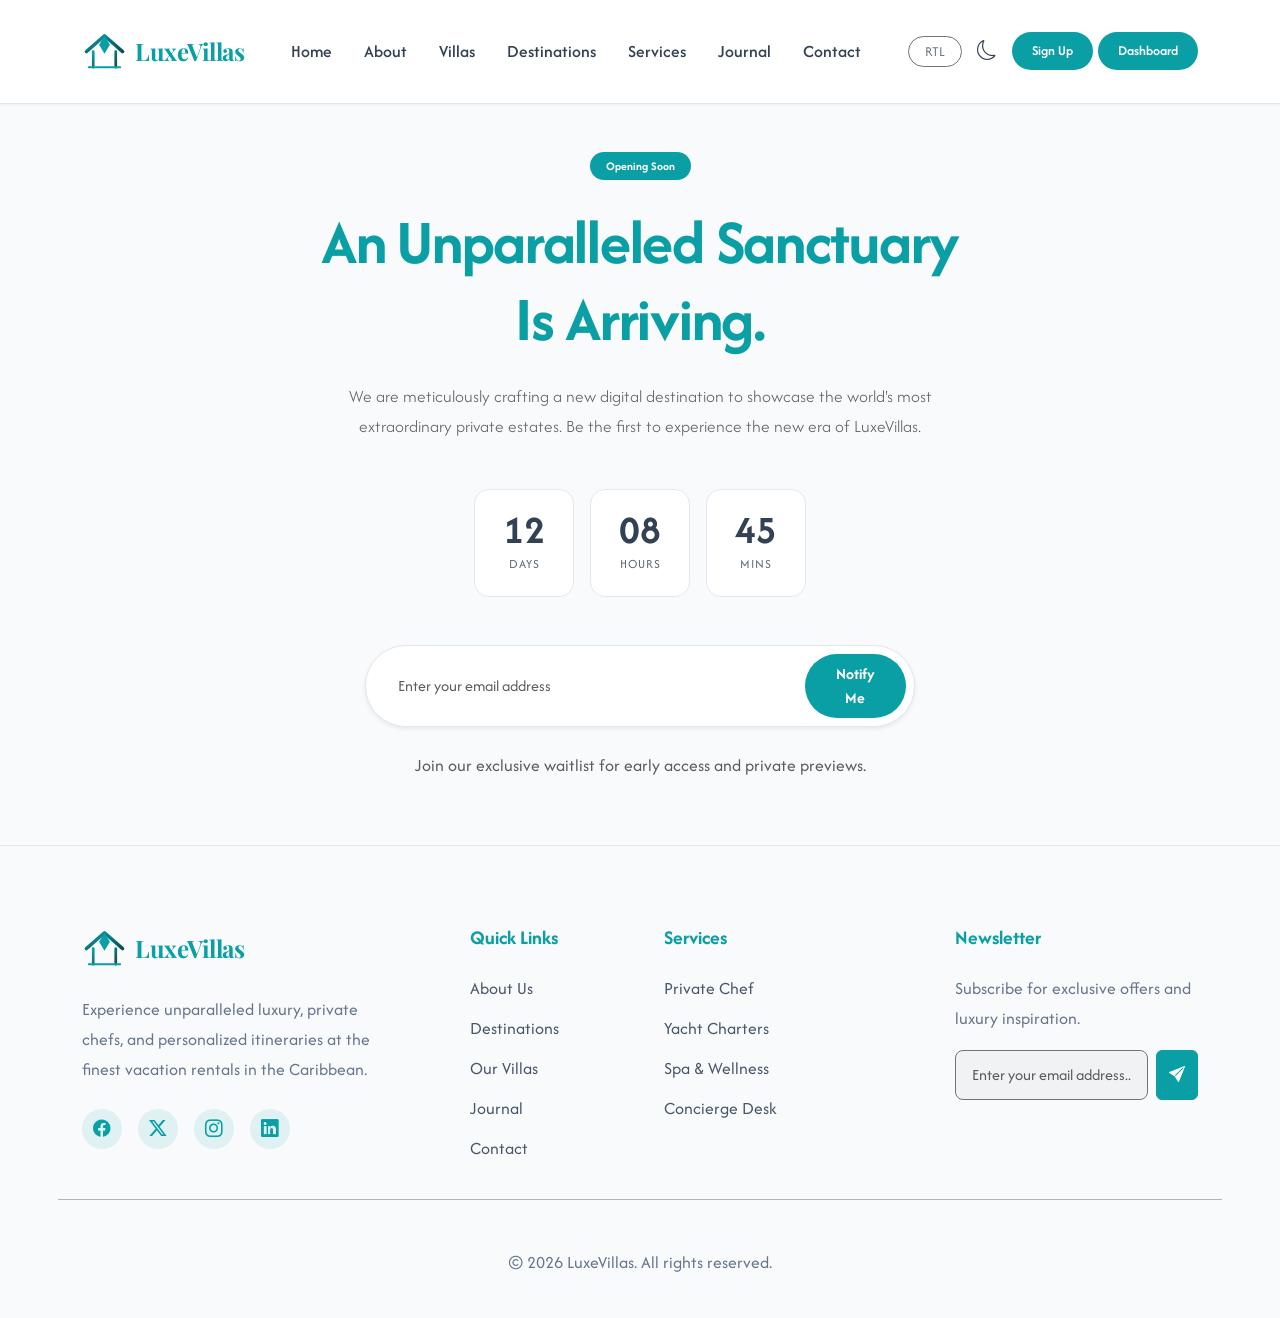
<file: coming-soon.html>
<!DOCTYPE html>
<html lang="en">

<head>
    <meta charset="UTF-8">
    <meta name="viewport" content="width=device-width, initial-scale=1.0">
    <title>Coming Soon | LuxeVillas</title>
    <link rel="icon" type="image/svg+xml" href="images/favicon.svg">
    <link rel="apple-touch-icon" href="images/favicon.svg">
    <link href="https://cdn.jsdelivr.net/npm/bootstrap@5.3.2/dist/css/bootstrap.min.css" rel="stylesheet">
    <link rel="stylesheet" href="https://cdn.jsdelivr.net/npm/bootstrap-icons@1.11.1/font/bootstrap-icons.css">
    <link rel="stylesheet" href="css/style.css">
    <style>
        .countdown-box {
            background: rgba(255, 255, 255, 0.1);
            backdrop-filter: blur(10px);
            border: 1px solid rgba(255, 255, 255, 0.2);
            border-radius: 15px;
            padding: 20px;
            min-width: 100px;
        }

        .countdown-number {
            font-size: 2.5rem;
            font-weight: 700;
            display: block;
            line-height: 1;
        }

        .countdown-label {
            font-size: 0.8rem;
            text-transform: uppercase;
            letter-spacing: 1px;
            opacity: 0.8;
        }
    </style>
</head>

<body class="d-flex flex-column min-vh-100">
    <!-- Header -->
    <header class="site-header fixed-top">
        <nav class="navbar navbar-expand-xl">
            <div class="container">
                <a class="navbar-brand m-0 d-flex align-items-center gap-2" href="index.html">
                    <img src="images/logo-premium.svg" alt="LuxeVillas Logo" width="45" height="45">
                    <span class="brand-name">LuxeVillas</span>
                </a>
                <div class="d-flex align-items-center d-xl-none gap-2">
                    <button class="btn p-0 border-0" type="button" data-bs-toggle="offcanvas"
                        data-bs-target="#mobileMenu">
                        <i class="bi bi-list fs-1"></i>
                    </button>
                </div>
                <div class="collapse navbar-collapse" id="navbarNav">
                    <ul class="navbar-nav mx-auto">
                        <li class="nav-item dropdown">
                            <a class="nav-link dropdown-toggle" href="#" role="button"
                                data-bs-toggle="dropdown">Home</a>
                            <ul class="dropdown-menu shadow-sm border-0">
                                <li><a class="dropdown-item" href="index.html">Home 1</a></li>
                                <li><a class="dropdown-item" href="index-2.html">Home 2</a></li>
                            </ul>
                        </li>
                        <li class="nav-item"><a class="nav-link" href="about.html">About</a></li>
                        <li class="nav-item"><a class="nav-link" href="villas.html">Villas</a></li>
                        <li class="nav-item"><a class="nav-link" href="destinations.html">Destinations</a></li>
                        <li class="nav-item"><a class="nav-link" href="services.html">Services</a></li>
                        <li class="nav-item"><a class="nav-link" href="journal.html">Journal</a></li>
                        <li class="nav-item"><a class="nav-link" href="contact.html">Contact</a></li>
                    </ul>
                    <div class="header-actions">
                        <button class="btn btn-sm btn-outline-secondary rounded-pill px-3" id="rtl-toggle">RTL</button>
                        <button class="theme-toggle-btn" id="theme-toggle"><i class="bi bi-moon"></i></button>
                        <a href="register.html" class="nav-btn btn-primary">Sign Up</a>
                        <a href="dashboard.html" class="nav-btn btn-primary">Dashboard</a>
                    </div>
                </div>
            </div>
        </nav>
    </header>
    <!-- Mobile Menu -->
    <div class="offcanvas offcanvas-end" tabindex="-1" id="mobileMenu">
        <div class="offcanvas-header border-bottom">
            <h5 class="offcanvas-title">Menu</h5>
            <button type="button" class="btn-close" data-bs-dismiss="offcanvas" aria-label="Close"></button>

        </div>
        <div class="offcanvas-body">
            <div class="d-flex align-items-center justify-content-between mb-4 pb-3 border-bottom">
                <div class="d-flex gap-2">
                    <button class="btn btn-sm btn-outline-secondary rounded-pill px-3" id="mob-rtl-toggle">RTL</button>
                    <button class="theme-toggle-btn p-0" id="theme-toggle-mobile" style="width: 35px; height: 35px;"><i
                            class="bi bi-moon"></i></button>
                </div>

            </div>
            <ul class="navbar-nav flex-grow-1 fs-5">
                <li class="nav-item mb-2"><a class="nav-link" href="index-2.html">Home 2</a></li>
                <li class="nav-item mb-2"><a class="nav-link" href="about.html">About</a></li>
                <li class="nav-item mb-2"><a class="nav-link" href="villas.html">Villas</a></li>
                <li class="nav-item mb-2"><a class="nav-link" href="destinations.html">Destinations</a></li>
                <li class="nav-item mb-2"><a class="nav-link" href="services.html">Services</a></li>
                <li class="nav-item mb-2"><a class="nav-link" href="journal.html">Journal</a></li>
                <li class="nav-item mb-2"><a class="nav-link" href="contact.html">Contact</a></li>
            </ul>
            <div class="mt-4 pt-4 border-top d-flex flex-column gap-3">

                <a href="register.html" class="btn btn-primary w-100 rounded-pill py-2">Sign Up</a>
                <a href="dashboard.html" class="btn btn-primary w-100 rounded-pill py-2">Dashboard</a>
            </div>
        </div>
    </div>
    <!-- Main Content -->
    <main class="flex-grow-1 position-relative d-flex align-items-center justify-content-center overflow-hidden"
        style="min-height: 80vh; background-color: var(--sec-color); transition: background-color 0.3s ease;">
        <div class="decorative-leaf-container">
            <img src="images/leaf-premium.svg" class="decorative-leaf leaf-left-static" alt="" style="opacity: 0.05;">
            <img src="images/leaf-premium.svg" class="decorative-leaf leaf-right-static" alt="" style="opacity: 0.05;">
        </div>

        <div class="container position-relative z-1 text-center py-5">
            <div class="animate-up">
                <span class="badge bg-primary rounded-pill px-3 py-2 mb-4">Opening Soon</span>
                <h1 class="display-3 fw-bold mb-4">An Unparalleled Sanctuary<br>Is Arriving.</h1>
                <p class="lead text-muted mb-5 mx-auto" style="max-width: 650px;">We are meticulously crafting a new
                    digital destination to showcase the world's most extraordinary private estates. Be the first to
                    experience the new era of LuxeVillas.</p>

                <!-- Countdown -->
                <div class="d-flex justify-content-center gap-3 mb-5 flex-wrap">
                    <div class="countdown-box"
                        style="background: var(--card-bg); border-color: var(--border-color); color: var(--text-color);">
                        <span class="countdown-number">12</span>
                        <span class="countdown-label">Days</span>
                    </div>
                    <div class="countdown-box"
                        style="background: var(--card-bg); border-color: var(--border-color); color: var(--text-color);">
                        <span class="countdown-number">08</span>
                        <span class="countdown-label">Hours</span>
                    </div>
                    <div class="countdown-box"
                        style="background: var(--card-bg); border-color: var(--border-color); color: var(--text-color);">
                        <span class="countdown-number">45</span>
                        <span class="countdown-label">Mins</span>
                    </div>
                </div>

                <!-- Notify Form -->
                <form
                    class="d-flex justify-content-center max-w-lg mx-auto mb-4 p-2 bg-white rounded-pill border shadow-sm"
                    style="max-width: 550px; background-color: var(--card-bg) !important; border-color: var(--border-color) !important;">
                    <input type="email" class="form-control bg-transparent border-0 px-4"
                        placeholder="Enter your email address" required
                        style="box-shadow: none; color: var(--text-color) !important;">
                    <button class="btn btn-primary rounded-pill px-4 fw-bold" type="submit">Notify Me</button>
                </form>
                <p class="small text-muted">Join our exclusive waitlist for early access and private previews.</p>
            </div>
        </div>
    </main>

    <!-- Footer -->
    <footer class="site-footer">
        <div class="container">
            <div class="row g-5 mb-5 pb-4 border-bottom border-secondary border-opacity-50">
                <div class="col-lg-4 text-center text-lg-start">
                    <a class="navbar-brand m-0 mb-4 d-flex align-items-center justify-content-center justify-content-lg-start gap-2 text-white" href="index.html">
                        <img src="images/logo-premium.svg" alt="LuxeVillas Logo" width="45" height="45">
                        <span class="brand-name text-white">LuxeVillas</span>
                    </a>
                    <p class="text-muted mb-4 pe-lg-4">Experience unparalleled luxury, private chefs, and
                        personalized itineraries at the finest vacation rentals in the Caribbean.</p>
                    <div class="social-links justify-content-center justify-content-lg-start">
                        <a href="#"><i class="bi bi-facebook"></i></a>
                        <a href="#"><i class="bi bi-twitter-x"></i></a>
                        <a href="#"><i class="bi bi-instagram"></i></a>
                        <a href="#"><i class="bi bi-linkedin"></i></a>
                    </div>
                </div>
                <div class="col-lg-2 col-md-4 col-sm-6 text-center text-lg-start">
                    <h5 class="footer-title">Quick Links</h5>
                    <ul class="footer-links list-unstyled m-0">
                        <li><a href="about.html">About Us</a></li>
                        <li><a href="destinations.html">Destinations</a></li>
                        <li><a href="villas.html">Our Villas</a></li>
                        <li><a href="journal.html">Journal</a></li>
                        <li><a href="contact.html">Contact</a></li>
                    </ul>
                </div>
                <div class="col-lg-3 col-md-5 col-sm-6 text-center text-lg-start">
                    <h5 class="footer-title">Services</h5>
                    <ul class="footer-links list-unstyled m-0">
                        <li><a href="services.html">Private Chef</a></li>
                        <li><a href="services.html">Yacht Charters</a></li>
                        <li><a href="services.html">Spa & Wellness</a></li>
                        <li><a href="services.html">Concierge Desk</a></li>
                    </ul>
                </div>
                <div class="col-lg-3 col-md-12">
                    <h5 class="footer-title text-center text-lg-start">Newsletter</h5>
                    <p class="text-muted text-center text-lg-start small mb-3">Subscribe for exclusive offers and
                        luxury inspiration.</p>
                    <form class="d-flex max-w-sm mx-auto mx-lg-0">
                        <input type="email" class="form-control border-secondary"
                            style="background-color: rgba(0,0,0,0.03);" placeholder="Enter your email address..."
                            required>
                        <button class="btn btn-warning ms-2 fw-bold" type="submit"><i
                                class="bi bi-send-fill"></i></button>
                    </form>
                </div>
            </div>
            <div class="text-center text-muted small">
                &copy; 2026 LuxeVillas. All rights reserved.
            </div>
        </div>
    </footer>

    <script src="https://cdn.jsdelivr.net/npm/bootstrap@5.3.2/dist/js/bootstrap.bundle.min.js"></script>
    <script src="js/main.js"></script>
</body>

</html>
</file>
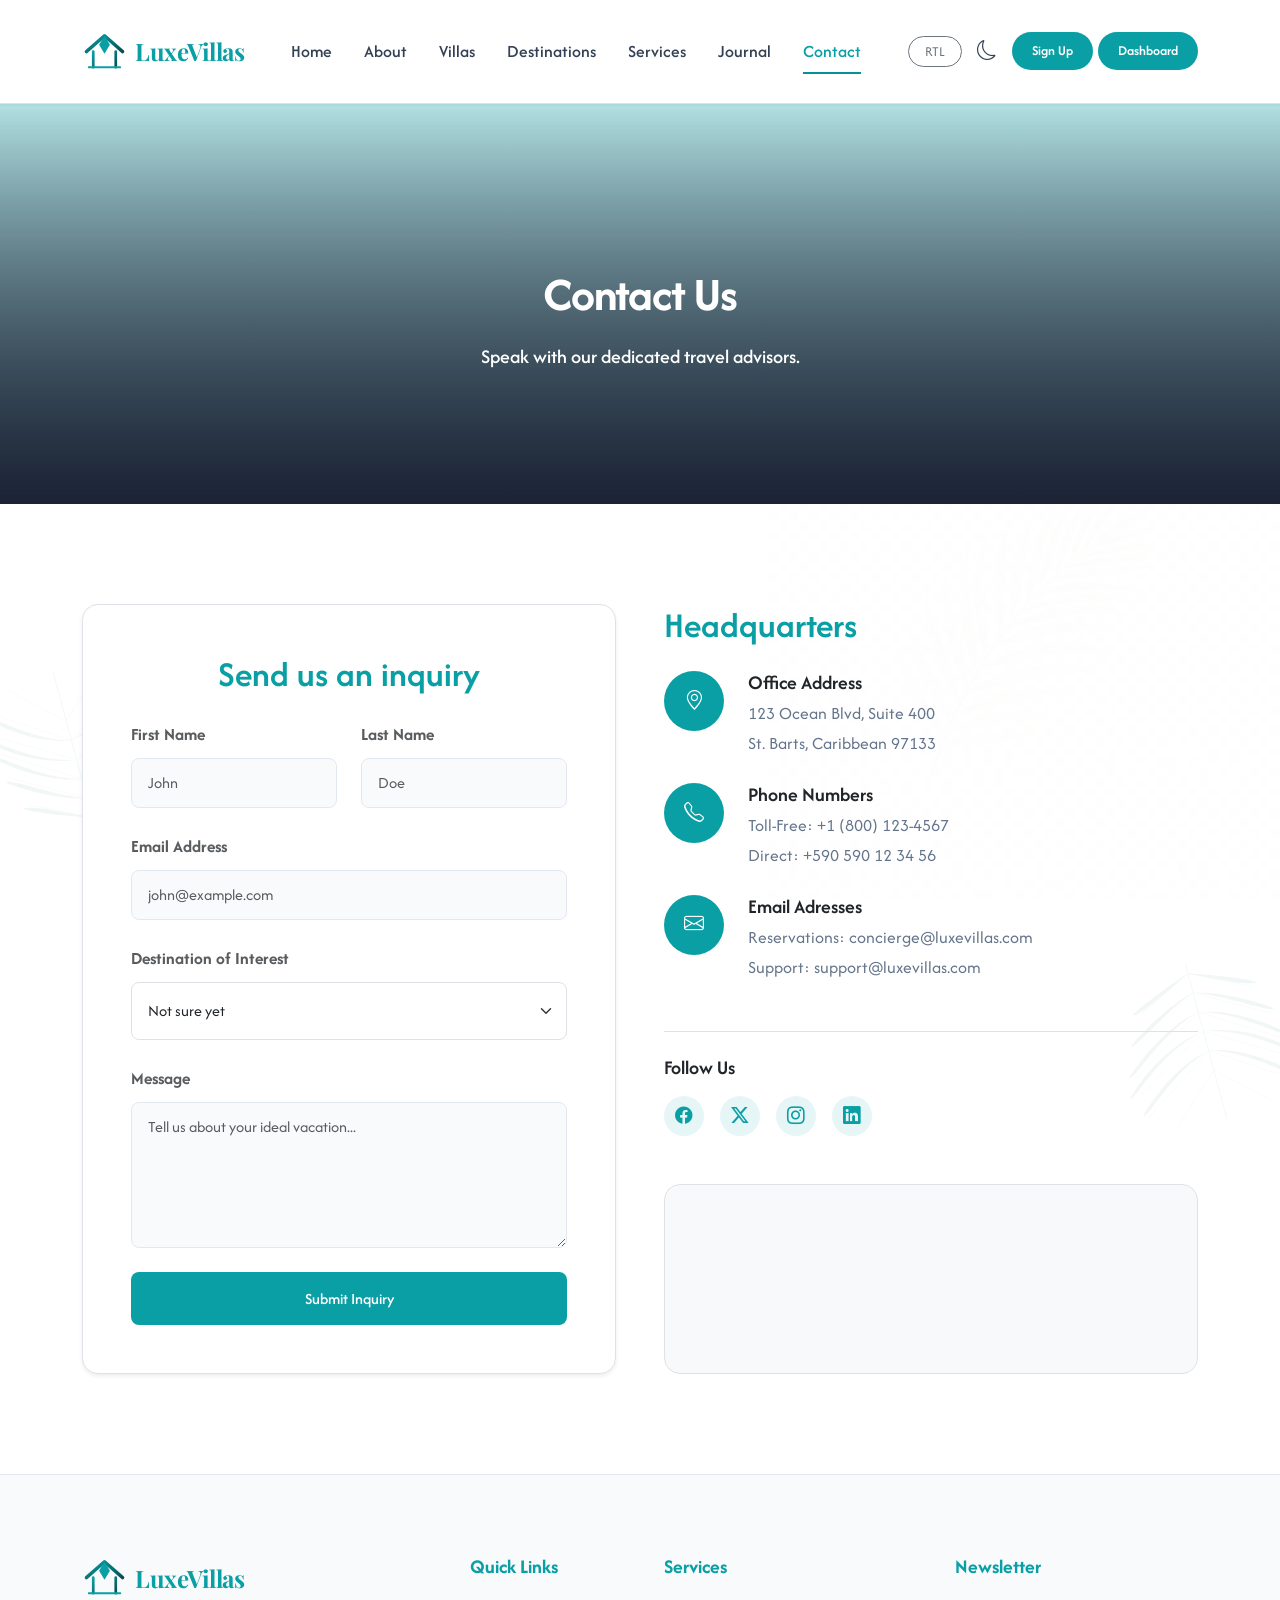
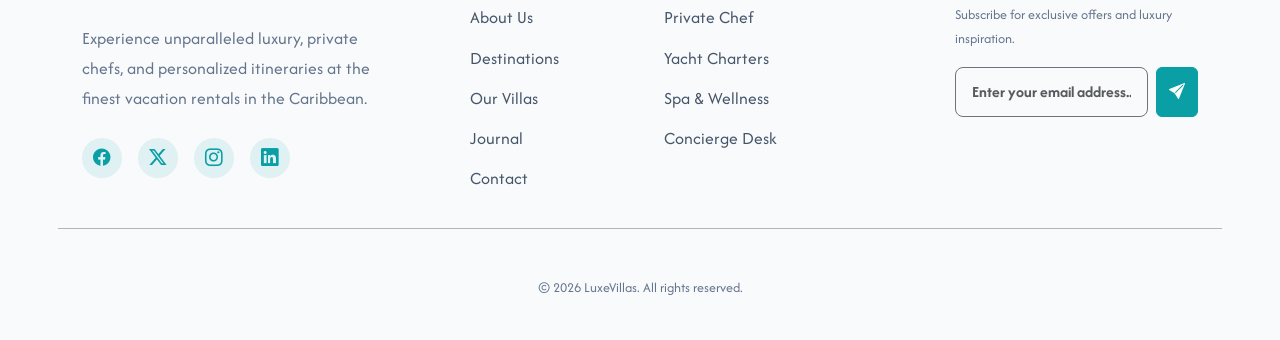
<file: contact.html>
<!DOCTYPE html>
<html lang="en">

<head>
    <meta charset="UTF-8">
    <meta name="viewport" content="width=device-width, initial-scale=1.0">
    <title>Contact Our Luxury Advisors | LuxeVillas</title>
    <meta name="description" content="Speak with our dedicated travel advisors to plan your perfect Caribbean getaway.">
    <!-- Open Graph / Facebook -->
    <meta property="og:type" content="website">
    <meta property="og:url" content="https://luxevillas.caribbean/contact.html">
    <meta property="og:title" content="LuxeVillas - Contact Us">
    <meta property="og:description" content="Let us help you find the retreat of your dreams.">
    <!-- Twitter -->
    <meta property="twitter:card" content="summary_large_image">
    <link rel="icon" type="image/svg+xml" href="images/favicon.svg">
    <link rel="apple-touch-icon" href="images/favicon.svg">
    <link href="https://cdn.jsdelivr.net/npm/bootstrap@5.3.2/dist/css/bootstrap.min.css" rel="stylesheet">
    <link rel="stylesheet" href="https://cdn.jsdelivr.net/npm/bootstrap-icons@1.11.1/font/bootstrap-icons.css">
    <link rel="stylesheet" href="css/style.css">
</head>

<body>

    <header class="site-header scrolled border-bottom">
        <div class="container">
            <nav class="navbar navbar-expand-xl">
                <a class="navbar-brand m-0 d-flex align-items-center gap-2" href="index.html">
                    <img src="images/logo-premium.svg" alt="LuxeVillas Logo" width="45" height="45">
                    <span class="brand-name">LuxeVillas</span>
                </a>
                <div class="d-flex align-items-center d-xl-none gap-2">
                    <button class="btn p-0 border-0" type="button" data-bs-toggle="offcanvas"
                        data-bs-target="#mobileMenu">
                        <i class="bi bi-list fs-1"></i>
                    </button>
                </div>
                <div class="collapse navbar-collapse" id="navbarNav">
                    <ul class="navbar-nav mx-auto">
                        <li class="nav-item dropdown">
                            <a class="nav-link dropdown-toggle" href="#" role="button"
                                data-bs-toggle="dropdown">Home</a>
                            <ul class="dropdown-menu shadow-sm border-0">
                                <li><a class="dropdown-item" href="index.html">Home 1</a></li>
                                <li><a class="dropdown-item" href="index-2.html">Home 2</a></li>
                            </ul>
                        </li>
                        <li class="nav-item"><a class="nav-link" href="about.html">About</a></li>
                        <li class="nav-item"><a class="nav-link" href="villas.html">Villas</a></li>
                        <li class="nav-item"><a class="nav-link" href="destinations.html">Destinations</a></li>
                        <li class="nav-item"><a class="nav-link" href="services.html">Services</a></li>
                        <li class="nav-item"><a class="nav-link" href="journal.html">Journal</a></li>
                        <li class="nav-item"><a class="nav-link" href="contact.html">Contact</a></li>
                    </ul>
                    <div class="header-actions">
                        <button class="btn btn-sm btn-outline-secondary rounded-pill px-3" id="rtl-toggle">RTL</button>
                        <button class="theme-toggle-btn" id="theme-toggle"><i class="bi bi-moon"></i></button>
                        <a href="register.html" class="nav-btn btn-primary">Sign Up</a>
                        <a href="dashboard.html" class="nav-btn btn-primary">Dashboard</a>
                    </div>
                </div>
            </nav>
        </div>
    </header>

    <!-- Mobile Offcanvas Menu -->

    <div class="offcanvas offcanvas-end" tabindex="-1" id="mobileMenu">
        <div class="offcanvas-header border-bottom">
            <h5 class="offcanvas-title">Menu</h5>
            <button type="button" class="btn-close" data-bs-dismiss="offcanvas" aria-label="Close"></button>

        </div>
        <div class="offcanvas-body">
            <div class="d-flex align-items-center justify-content-between mb-4 pb-3 border-bottom">
                <div class="d-flex gap-2">
                    <button class="btn btn-sm btn-outline-secondary rounded-pill px-3" id="mob-rtl-toggle">RTL</button>
                    <button class="theme-toggle-btn p-0" id="theme-toggle-mobile" style="width: 35px; height: 35px;"><i
                            class="bi bi-moon"></i></button>
                </div>

            </div>
            <ul class="navbar-nav flex-grow-1 fs-5">
                <li class="nav-item mb-2"><a class="nav-link" href="index-2.html">Home 2</a></li>
                <li class="nav-item mb-2"><a class="nav-link" href="about.html">About</a></li>
                <li class="nav-item mb-2"><a class="nav-link" href="villas.html">Villas</a></li>
                <li class="nav-item mb-2"><a class="nav-link" href="destinations.html">Destinations</a></li>
                <li class="nav-item mb-2"><a class="nav-link" href="services.html">Services</a></li>
                <li class="nav-item mb-2"><a class="nav-link" href="journal.html">Journal</a></li>
                <li class="nav-item mb-2"><a class="nav-link" href="contact.html">Contact</a></li>
            </ul>
            <div class="mt-4 pt-4 border-top d-flex flex-column gap-3">

                <a href="register.html" class="btn btn-primary w-100 rounded-pill py-2">Sign Up</a>
                <a href="dashboard.html" class="btn btn-primary w-100 rounded-pill py-2">Dashboard</a>
            </div>
        </div>
    </div>

    <section class="page-header py-5 position-relative overflow-hidden text-center text-white"
        style="background: linear-gradient(rgba(10,159,165,0.2), rgba(15,23,42,0.8)), url('https://images.unsplash.com/photo-1543489822-c49534f3271f?auto=format&fit=crop&w=1920&q=80') center/cover; min-height: 400px; display: flex; align-items: center;">
        <div class="container py-4 mt-5 animate-up position-relative z-3">
            <h1 class="display-5 mb-3 fw-bold text-white">Contact Us</h1>
            <p class="lead text-white fw-medium animate-fade">Speak with our dedicated travel advisors.</p>
        </div>
    </section>

    <section class="section-padding position-relative overflow-hidden">
        <div class="decorative-leaf-container">
            <img src="images/leaf-premium.svg" class="decorative-leaf leaf-left-static" alt="">
            <img src="images/leaf-premium.svg" class="decorative-leaf leaf-right-static" alt="">
        </div>
        <div class="container animate-up">
            <div class="row g-5">
                <div class="col-lg-6 animate-up">
                    <div class="bg-body border rounded-4 p-5 shadow-sm h-100">
                        <h3 class="mb-4 text-center">Send us an inquiry</h3>
                        <form class="needs-validation" novalidate
                            onsubmit="event.preventDefault(); this.classList.add('was-validated');">
                            <div class="row g-4">
                                <div class="col-md-6">
                                    <label class="form-label text-muted small fw-bold">First Name</label>
                                    <input type="text" class="form-control" placeholder="John" required>
                                    <div class="invalid-feedback">Please enter your first name.</div>
                                </div>
                                <div class="col-md-6">
                                    <label class="form-label text-muted small fw-bold">Last Name</label>
                                    <input type="text" class="form-control" placeholder="Doe" required>
                                    <div class="invalid-feedback">Please enter your last name.</div>
                                </div>
                                <div class="col-md-12">
                                    <label class="form-label text-muted small fw-bold">Email Address</label>
                                    <input type="email" class="form-control" placeholder="john@example.com" required>
                                    <div class="invalid-feedback">Please enter a valid email address.</div>
                                </div>
                                <div class="col-md-12">
                                    <label class="form-label text-muted small fw-bold">Destination of Interest</label>
                                    <select class="form-select p-3 rounded-3" required>
                                        <option value="">Not sure yet</option>
                                        <option value="st-barts">St. Barts</option>
                                        <option value="turks">Turks & Caicos</option>
                                    </select>
                                    <div class="invalid-feedback">Please select a destination.</div>
                                </div>
                                <div class="col-md-12">
                                    <label class="form-label text-muted small fw-bold">Message</label>
                                    <textarea class="form-control" rows="5"
                                        placeholder="Tell us about your ideal vacation..." required></textarea>
                                    <div class="invalid-feedback">Please enter your message.</div>
                                </div>
                                <div class="col-12 mt-4">
                                    <button type="submit" class="btn-custom btn-primary w-100">Submit Inquiry</button>
                                </div>
                            </div>
                        </form>
                    </div>
                </div>

                <div class="col-lg-6 animate-up delay-200">
                    <div class="h-100 d-flex flex-column">
                        <div class="mb-5">
                            <h3 class="mb-4">Headquarters</h3>
                            <ul class="list-unstyled text-muted d-flex flex-column gap-4">
                                <li class="d-flex align-items-start gap-4">
                                    <div class="text-white rounded-circle d-flex align-items-center justify-content-center"
                                        style="background-color: var(--pr-color); width: 60px; height: 60px; flex-shrink: 0;">
                                        <i class="bi bi-geo-alt fs-5"></i>
                                    </div>
                                    <div>
                                        <h5 class="text-dark mb-1">Office Address</h5>
                                        <p class="m-0">123 Ocean Blvd, Suite 400<br>St. Barts, Caribbean 97133</p>
                                    </div>
                                </li>
                                <li class="d-flex align-items-start gap-4">
                                    <div class="text-white rounded-circle d-flex align-items-center justify-content-center"
                                        style="background-color: var(--pr-color); width: 60px; height: 60px; flex-shrink: 0;">
                                        <i class="bi bi-telephone fs-5"></i>
                                    </div>
                                    <div>
                                        <h5 class="text-dark mb-1">Phone Numbers</h5>
                                        <p class="m-0">Toll-Free: +1 (800) 123-4567<br>Direct: +590 590 12 34 56</p>
                                    </div>
                                </li>
                                <li class="d-flex align-items-start gap-4">
                                    <div class="text-white rounded-circle d-flex align-items-center justify-content-center"
                                        style="background-color: var(--pr-color); width: 60px; height: 60px; flex-shrink: 0;">
                                        <i class="bi bi-envelope fs-5"></i>
                                    </div>
                                    <div>
                                        <h5 class="text-dark mb-1">Email Adresses</h5>
                                        <p class="m-0">Reservations: concierge@luxevillas.com<br>Support:
                                            support@luxevillas.com</p>
                                    </div>
                                </li>
                            </ul>

                            <div class="mt-5 pt-4 border-top">
                                <h5 class="mb-3 text-dark">Follow Us</h5>
                                <div class="social-links justify-content-start">
                                    <a href="#"><i class="bi bi-facebook"></i></a>
                                    <a href="#"><i class="bi bi-twitter-x"></i></a>
                                    <a href="#"><i class="bi bi-instagram"></i></a>
                                    <a href="#"><i class="bi bi-linkedin"></i></a>
                                </div>
                            </div>
                        </div>

                        <!-- Map Placeholder -->
                        <div class="flex-grow-1 bg-light rounded-4 border overflow-hidden position-relative min-h-300">
                            <iframe
                                src="https://www.google.com/maps/embed?pb=!1m18!1m12!1m3!1d113645.74811776512!2d-62.92348611100342!3d17.897379768670866!2m3!1f0!2f0!3f0!3m2!1i1024!2i768!4f13.1!3m3!1m2!1s0x8c0e74f3583ae5d5%3A0xc6cbfa8ec2fe2944!2sSaint-Barth%C3%A9lemy!5e0!3m2!1sen!2sus!4v1700684074251!5m2!1sen!2sus"
                                width="100%" height="100%" style="border:0;" allowfullscreen="" loading="lazy"
                                referrerpolicy="no-referrer-when-downgrade"></iframe>
                        </div>
                    </div>
                </div>
            </div>
        </div>
    </section>

    <!-- Footer -->
    <!-- Footer -->
    <!-- Footer -->
    <footer class="site-footer">
        <div class="container">
            <div class="row g-5 mb-5 pb-4 border-bottom border-secondary border-opacity-50">
                <div class="col-lg-4 text-center text-lg-start">
                    <a class="navbar-brand m-0 mb-4 d-flex align-items-center justify-content-center justify-content-lg-start gap-2 text-white"
                        href="index.html">
                        <img src="images/logo-premium.svg" alt="LuxeVillas Logo" width="45" height="45">
                        <span class="brand-name text-white">LuxeVillas</span>
                    </a>
                    <p class="text-white-50 mb-4 pe-lg-4">Experience unparalleled luxury, private chefs, and
                        personalized itineraries at the finest vacation rentals in the Caribbean.</p>
                    <div class="social-links justify-content-center justify-content-lg-start">
                        <a href="#"><i class="bi bi-facebook"></i></a>
                        <a href="#"><i class="bi bi-twitter-x"></i></a>
                        <a href="#"><i class="bi bi-instagram"></i></a>
                        <a href="#"><i class="bi bi-linkedin"></i></a>
                    </div>
                </div>
                <div class="col-lg-2 col-md-4 col-sm-6 text-center text-lg-start">
                    <h5 class="footer-title">Quick Links</h5>
                    <ul class="footer-links list-unstyled m-0">
                        <li><a href="about.html">About Us</a></li>
                        <li><a href="destinations.html">Destinations</a></li>
                        <li><a href="villas.html">Our Villas</a></li>
                        <li><a href="journal.html">Journal</a></li>
                        <li><a href="contact.html">Contact</a></li>
                    </ul>
                </div>
                <div class="col-lg-3 col-md-5 col-sm-6 text-center text-lg-start">
                    <h5 class="footer-title">Services</h5>
                    <ul class="footer-links list-unstyled m-0">
                        <li><a href="services.html">Private Chef</a></li>
                        <li><a href="services.html">Yacht Charters</a></li>
                        <li><a href="services.html">Spa & Wellness</a></li>
                        <li><a href="services.html">Concierge Desk</a></li>
                    </ul>
                </div>
                <div class="col-lg-3 col-md-12">
                    <h5 class="footer-title text-center text-lg-start">Newsletter</h5>
                    <p class="text-white-50 text-center text-lg-start small mb-3">Subscribe for exclusive offers and
                        luxury inspiration.</p>
                    <form class="d-flex max-w-sm mx-auto mx-lg-0">
                        <input type="email" class="form-control border-secondary text-white"
                            style="background-color: rgba(255,255,255,0.05);" placeholder="Enter your email address..."
                            required>
                        <button class="btn btn-warning ms-2 fw-bold" type="submit"><i
                                class="bi bi-send-fill"></i></button>
                    </form>
                </div>
            </div>
            <div class="text-center text-white-50 small">
                &copy; 2026 LuxeVillas. All rights reserved.
            </div>
        </div>
    </footer>


    <button id="backToTop" class="back-to-top" aria-label="Back to top"><i class="bi bi-arrow-up"></i></button>
    <script src="https://cdn.jsdelivr.net/npm/bootstrap@5.3.2/dist/js/bootstrap.bundle.min.js"></script>
    <script src="js/main.js"></script>
</body>

</html>
</file>
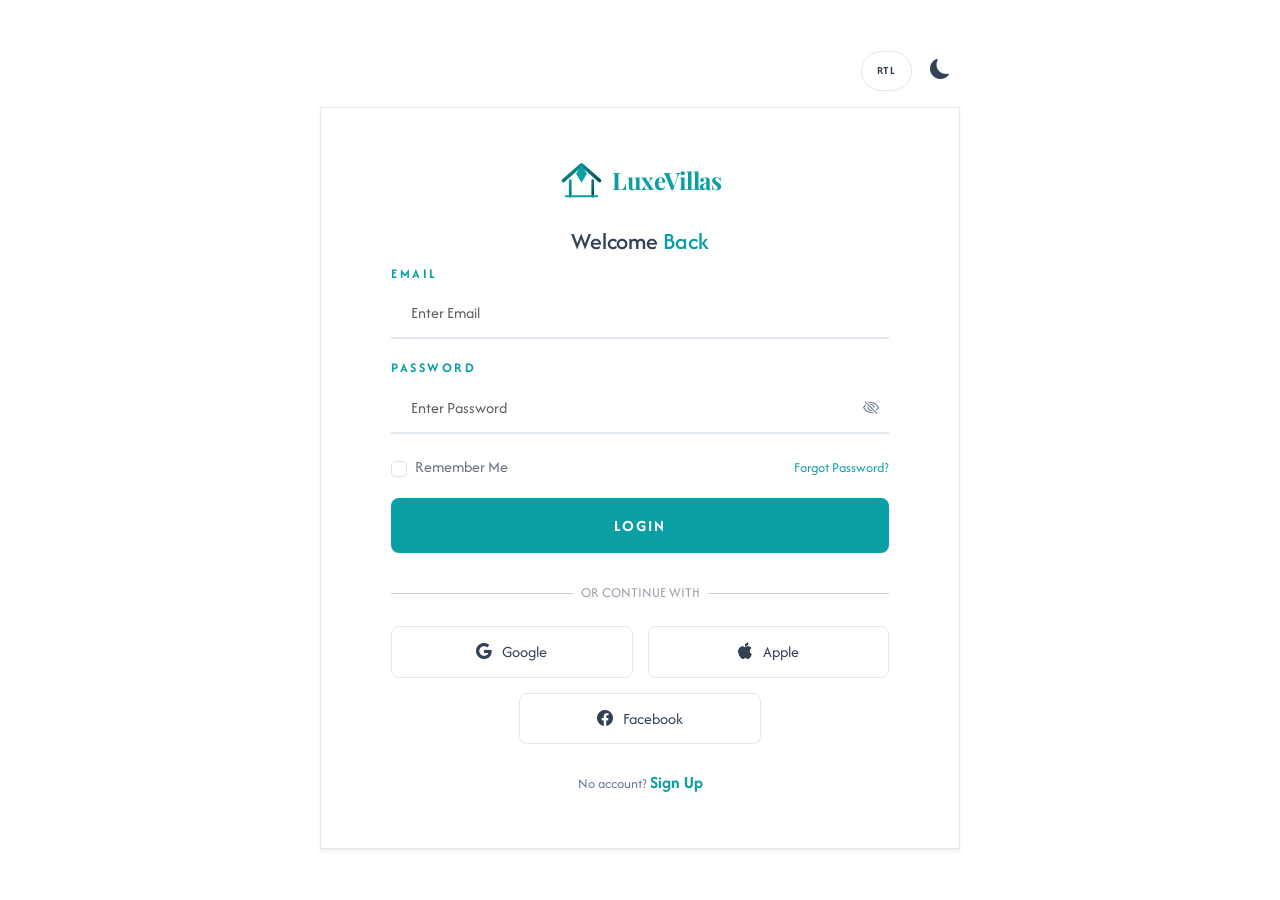
<file: login.html>
<!DOCTYPE html>
<html lang="en">

<head>
    <meta charset="UTF-8">
    <meta name="viewport" content="width=device-width, initial-scale=1.0">
    <link rel="icon" type="image/svg+xml" href="images/favicon.svg">
    <title>Enter the Studio | Login</title>
    <link href="https://cdn.jsdelivr.net/npm/bootstrap@5.3.0/dist/css/bootstrap.min.css" rel="stylesheet">
    <link rel="stylesheet" href="https://cdn.jsdelivr.net/npm/bootstrap-icons@1.11.1/font/bootstrap-icons.css">
    <link rel="stylesheet" href="css/style.css">
</head>

<body class="auth-viewport-lock">

    <!-- MAIN AUTH CONTENT -->
    <div class="auth-wrap">
        <div class="auth-inner-wrap">
            <!-- THEME/RTL TOGGLES -->
            <div class="auth-nav-bar d-flex justify-content-end gap-2 mb-3">
                <button id="rtl-toggle" class="rtl-toggle-btn">
                    <span>RTL</span>
                </button>
                <button id="theme-toggle" class="theme-toggle-btn"><i class="bi bi-moon-fill"></i></button>
            </div>

            <div class="auth-card shadow-sm text-center reveal active">

                <a class="navbar-brand m-0 mb-4 d-flex align-items-center justify-content-center gap-2 mx-auto"
                    href="index.html">
                    <img src="images/logo-premium.svg" alt="LuxeVillas Logo" width="45" height="45">
                    <span class="brand-name">LuxeVillas</span>
                </a>

                <h2 class="h4 mb-1">Welcome <span class="text-gold">Back</span></h2>


                <form>
                    <div class="text-start mb-1">
                        <label class="form-label">Email</label>
                        <input type="email" class="form-control" placeholder="Enter Email">
                    </div>
                    <div class="text-start mb-2">
                        <label class="form-label">Password</label>
                        <div class="password-toggle-wrapper">
                            <input type="password" class="form-control" placeholder="Enter Password" id="loginPassword">
                            <span class="password-toggle-icon" onclick="const input = document.getElementById('loginPassword'); const icon = this.querySelector('i'); if(input.type === 'password'){input.type = 'text'; icon.classList.replace('bi-eye-slash', 'bi-eye');}else{input.type = 'password'; icon.classList.replace('bi-eye', 'bi-eye-slash');}">
                                <i class="bi bi-eye-slash"></i>
                            </span>
                        </div>
                    </div>

                    <div class="d-flex justify-content-between align-items-center mb-3">
                        <div class="form-check d-flex align-items-center gap-2">
                            <input class="form-check-input" type="checkbox" id="rememberMe">
                            <label class="form-check-label opacity-75" for="rememberMe">Remember Me</label>
                        </div>
                        <a href="#" class="text-gold small">Forgot Password?</a>
                    </div>

                    <button type="submit" class="btn-artisanal w-100 mb-4">Login</button>

                    <div class="d-flex align-items-center mb-3">
                        <hr class="flex-grow-1 opacity-25">
                        <span class="mx-2 small opacity-50 text-uppercase ls-1">Or continue with</span>
                        <hr class="flex-grow-1 opacity-25">
                    </div>

                    <div class="social-auth-grid mb-4">
                        <button type="button" class="btn-social">
                            <i class="bi bi-google"></i> Google
                        </button>
                        <button type="button" class="btn-social">
                            <i class="bi bi-apple"></i> Apple
                        </button>
                        <button type="button" class="btn-social">
                            <i class="bi bi-facebook"></i> Facebook
                        </button>
                    </div>

                    <p class="small  mb-0 ">No account? <a href="register.html" class="text-gold fw-bold">Sign
                            Up</a></p>
                </form>
            </div><!-- end auth-card -->
        </div><!-- end auth-inner-wrap -->
    </div><!-- end auth-wrap -->

    <script src="https://cdn.jsdelivr.net/npm/bootstrap@5.3.0/dist/js/bootstrap.bundle.min.js"></script>
    <script src="js/main.js"></script>
</body>

</html>
</file>
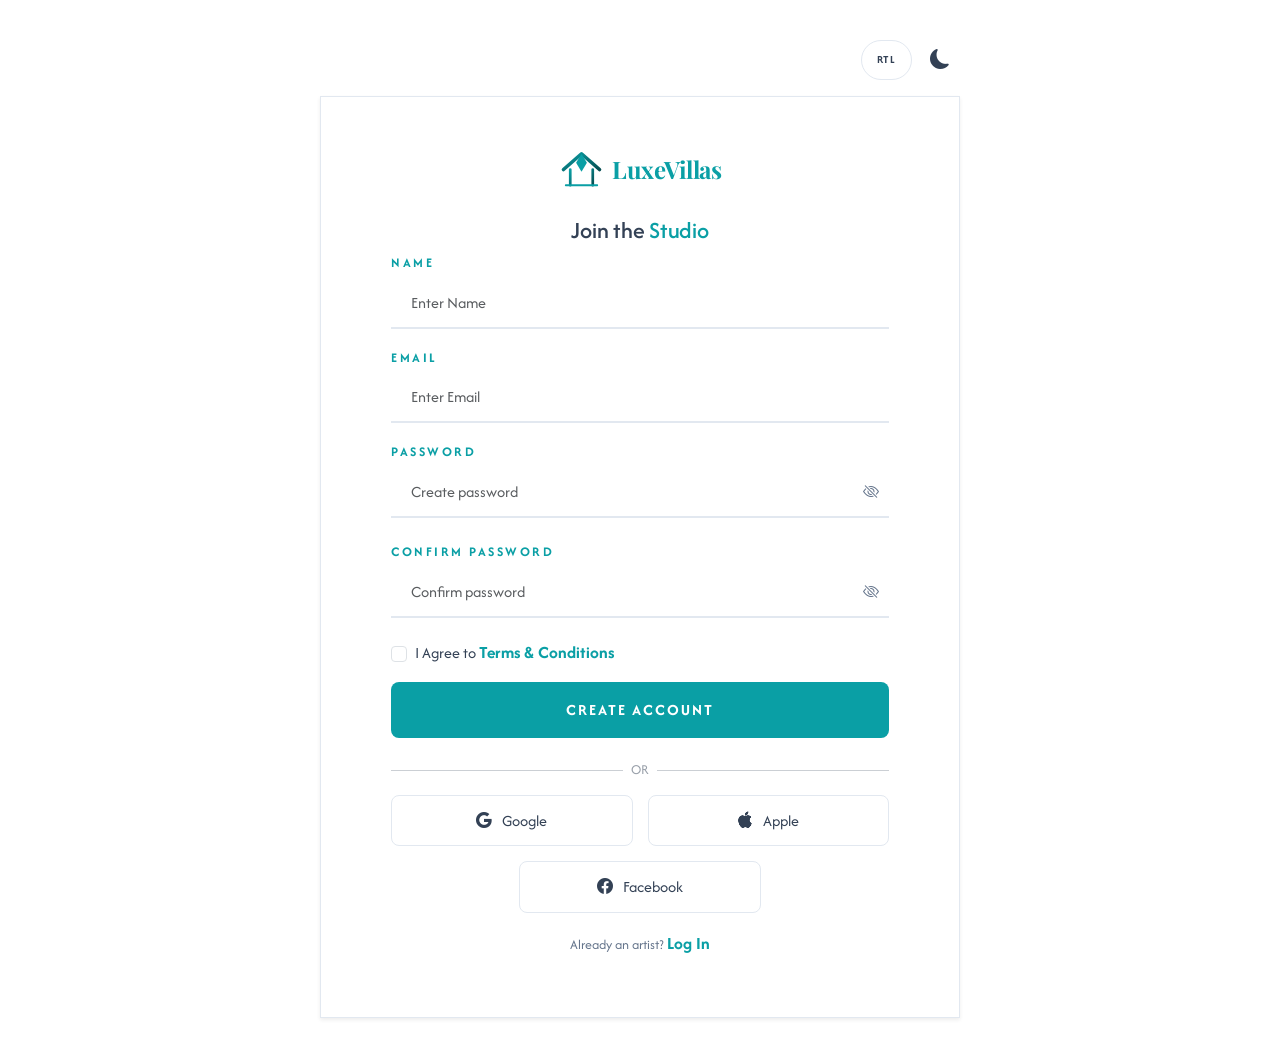
<file: register.html>
<!DOCTYPE html>
<html lang="en">

<head>
    <meta charset="UTF-8">
    <meta name="viewport" content="width=device-width, initial-scale=1.0">
    <link rel="icon" type="image/svg+xml" href="images/favicon.svg">
    <title>Join the Studio | Register</title>
    <link href="https://cdn.jsdelivr.net/npm/bootstrap@5.3.0/dist/css/bootstrap.min.css" rel="stylesheet">
    <link rel="stylesheet" href="https://cdn.jsdelivr.net/npm/bootstrap-icons@1.11.1/font/bootstrap-icons.css">
    <link rel="stylesheet" href="css/style.css">
</head>

<body class="auth-viewport-lock">

    <!-- MAIN AUTH CONTENT -->
    <div class="auth-wrap">
        <div class="auth-inner-wrap">
            <!-- THEME/RTL TOGGLES -->
            <div class="auth-nav-bar d-flex justify-content-end gap-2 mb-3">
                <button id="rtl-toggle" class="rtl-toggle-btn">
                    <span>RTL</span>
                </button>
                <button id="theme-toggle" class="theme-toggle-btn"><i class="bi bi-moon-fill"></i></button>
            </div>

            <div class="auth-card shadow-sm text-center reveal active">

                <a class="navbar-brand m-0 mb-4 d-flex align-items-center justify-content-center gap-2 mx-auto"
                    href="index.html">
                    <img src="images/logo-premium.svg" alt="LuxeVillas Logo" width="45" height="45">
                    <span class="brand-name">LuxeVillas</span>
                </a>

                <h2 class="h4 mb-1">Join the <span class="text-gold">Studio</span></h2>


                <form>
                    <div class="text-start mb-1">


                        <label class="form-label">Name</label>
                        <input type="text" class="form-control" placeholder="Enter Name">

                    </div>
                    <div class="text-start mb-1">
                        <label class="form-label">Email</label>
                        <input type="email" class="form-control" placeholder="Enter Email">
                    </div>
                    <div class="text-start mb-2">
                        <label class="form-label">Password</label>
                        <div class="password-toggle-wrapper">
                            <input type="password" class="form-control" placeholder="Create password" id="regPassword">
                            <span class="password-toggle-icon" onclick="const input = document.getElementById('regPassword'); const icon = this.querySelector('i'); if(input.type === 'password'){input.type = 'text'; icon.classList.replace('bi-eye-slash', 'bi-eye');}else{input.type = 'password'; icon.classList.replace('bi-eye', 'bi-eye-slash');}">
                                <i class="bi bi-eye-slash"></i>
                            </span>
                        </div>
 
                         <label class="form-label">Confirm Password</label>
                        <div class="password-toggle-wrapper">
                            <input type="password" class="form-control" placeholder="Confirm password" id="regConfirmPassword">
                            <span class="password-toggle-icon" onclick="const input = document.getElementById('regConfirmPassword'); const icon = this.querySelector('i'); if(input.type === 'password'){input.type = 'text'; icon.classList.replace('bi-eye-slash', 'bi-eye');}else{input.type = 'password'; icon.classList.replace('bi-eye', 'bi-eye-slash');}">
                                <i class="bi bi-eye-slash"></i>
                            </span>
                        </div>
                        <div class="form-check d-flex align-items-center gap-2 text-start mb-3">
                            <input class="form-check-input" type="checkbox" id="termsCheck" required>
                            <label class="form-check-label opacity-100" for="termsCheck">I Agree
                                to <a href="#" class="text-gold fw-bold">Terms & Conditions</a></label>
                        </div>
                        <button type="submit" class="btn-artisanal w-100 mb-3">Create Account</button>

                        <div class="d-flex align-items-center mb-2">
                            <hr class="flex-grow-1 opacity-25">
                            <span class="mx-2 small opacity-50 text-uppercase ls-1">Or</span>
                            <hr class="flex-grow-1 opacity-25">
                        </div>

                        <div class="social-auth-grid mb-3">
                            <button type="button" class="btn-social">
                                <i class="bi bi-google"></i> Google
                            </button>
                            <button type="button" class="btn-social">
                                <i class="bi bi-apple"></i> Apple
                            </button>
                            <button type="button" class="btn-social">
                                <i class="bi bi-facebook"></i> Facebook
                            </button>
                        </div>

                        <p class="small  mb-0 text-center">Already an artist? <a href="login.html"
                                class="text-gold fw-bold">Log
                                In</a></p>
                </form>
            </div><!-- end auth-card -->
        </div><!-- end auth-inner-wrap -->
    </div><!-- end auth-wrap -->

    <script src="https://cdn.jsdelivr.net/npm/bootstrap@5.3.0/dist/js/bootstrap.bundle.min.js"></script>
    <script src="js/main.js"></script>
</body>

</html>
</file>
<file: css/style.css>
@import url('https://fonts.googleapis.com/css2?family=Afacad+Flux:wght@100..1000&family=Playfair+Display:ital,wght@0,400;0,500;0,600;1,400&display=swap');

:root {
  /* Brand Colors */
  --pr-color: #0A9FA5;
  /* Primary: Teal/Aqua */
  --sec-color: #f8fafc;
  --bg-color: #ffffff;
  --text-color: #334155;
  --text-muted: #64748b;
  --accent-color: #049298;
  /* Secondary: Darker Teal */

  --border-color: #e2e8f0;
  --header-bg: rgba(255, 255, 255, 0.95);
  --card-bg: #ffffff;
  --card-hover: #f1f5f9;

  --btn-primary-bg: #0A9FA5;
  --btn-primary-color: #ffffff;
  --btn-hover-bg: #049298;
  --btn-hover-color: #ffffff;

  /* Typography */
  --font-heading: 'Afacad Flux', sans-serif;
  --font-body: 'Afacad Flux', sans-serif;
  --font-serif: 'Playfair Display', serif;

  /* Home 2 Nature Palette */
  --nature-green: #1B3022;
  --nature-green-light: #2D4F39;
  --copper-accent: #B07D62;
  --beige-light: #F9F7F2;
  --forest-dark: #0F1A13;

  /* Spacing */
  --sp-8: 8px;
  --sp-16: 16px;
  --sp-24: 24px;
  --sp-32: 32px;
  --sp-48: 48px;
  --sp-64: 64px;

  /* Other */
  --radius-sm: 8px;
  --radius-md: 16px;
  --radius-lg: 24px;
  --transition: all 0.3s cubic-bezier(0.4, 0, 0.2, 1);
  --shadow-sm: 0 1px 2px 0 rgba(0, 0, 0, 0.05);
  --shadow-md: 0 4px 6px -1px rgba(0, 0, 0, 0.1), 0 2px 4px -1px rgba(0, 0, 0, 0.06);
  --shadow-lg: 0 10px 15px -3px rgba(0, 0, 0, 0.1), 0 4px 6px -2px rgba(0, 0, 0, 0.05);
  --beige-bg: #FEF9EF;
}

[data-theme="dark"] {
  --pr-color: #0A9FA5;
  --sec-color: #1e293b;
  --bg-color: #0f172a;
  --text-color: #e2e8f0;
  --text-muted: #94a3b8;
  --border-color: #334155;
  --header-bg: rgba(15, 23, 42, 0.95);
  --card-bg: #1e293b;
  --card-hover: #334155;

  --btn-primary-bg: #0A9FA5;
  --btn-primary-color: #ffffff;
  --btn-hover-bg: #049298;
  --btn-hover-color: #ffffff;

  --shadow-sm: 0 1px 2px 0 rgba(0, 0, 0, 0.5);
  --shadow-md: 0 4px 6px -1px rgba(0, 0, 0, 0.6), 0 2px 4px -1px rgba(0, 0, 0, 0.4);
  --shadow-lg: 0 10px 15px -3px rgba(0, 0, 0, 0.6), 0 4px 6px -2px rgba(0, 0, 0, 0.5);
}

/* Dark mode overrides for common components */
[data-theme="dark"] section,
[data-theme="dark"] .bg-light,
[data-theme="dark"] .bg-body {
  background-color: var(--bg-color) !important;
  color: var(--text-color) !important;
}

[data-theme="dark"] .section-padding.bg-light {
  background-color: var(--sec-color) !important;
}

[data-theme="dark"] .card,
[data-theme="dark"] .custom-card,
[data-theme="dark"] .property-card,
[data-theme="dark"] .bg-white {
  background-color: var(--card-bg) !important;
  color: var(--text-color) !important;
  border-color: var(--border-color) !important;
}

[data-theme="dark"] .text-dark {
  color: var(--text-color) !important;
}

[data-theme="dark"] .text-muted {
  color: var(--text-muted) !important;
}

[data-theme="dark"] .form-control,
[data-theme="dark"] .form-select {
  background-color: var(--sec-color) !important;
  color: var(--text-color) !important;
  border: 1px solid var(--border-color) !important;
}

[data-theme="dark"] .form-control::placeholder,
[data-theme="dark"] .form-select::placeholder {
  color: var(--text-muted) !important;
}

[data-theme="dark"] .form-select {
  background-image: url("data:image/svg+xml,%3csvg xmlns='http://www.w3.org/2000/svg' viewBox='0 0 16 16'%3e%3cpath fill='none' stroke='%23ffffff' stroke-linecap='round' stroke-linejoin='round' stroke-width='2' d='m2 5 6 6 6-6'/%3e%3c/svg%3e") !important;
}

/* Dashboard Dark Mode Enhancements */
[data-theme="dark"] .dashboard-pane .card,
[data-theme="dark"] .dashboard-pane .property-card {
  background-color: var(--card-bg) !important;
}

[data-theme="dark"] .dashboard-pane .bg-white {
  background-color: var(--card-bg) !important;
}

[data-theme="dark"] #chat-messages {
  background-color: rgba(0, 0, 0, 0.2) !important;
}

[data-theme="dark"] #chat-messages .bg-white {
  background-color: var(--bg-color) !important;
  border: 1px solid var(--border-color);
}

[data-theme="dark"] .dashboard-header {
  background-color: var(--card-bg) !important;
}

/* Global Hamburger & Offcanvas Dark Mode Fixes */
[data-theme="dark"] .bi-list {
  color: var(--text-color) !important;
}

[data-theme="dark"] .offcanvas {
  background-color: var(--bg-color) !important;
  color: var(--text-color) !important;
}

[data-theme="dark"] .offcanvas .nav-link {
  color: var(--text-color) !important;
}

[data-theme="dark"] .offcanvas .nav-link:hover {
  color: var(--pr-color) !important;
}

[data-theme="dark"] .offcanvas-header {
  border-bottom-color: var(--border-color) !important;
}

[data-theme="dark"] .offcanvas-header .btn-close {
  filter: var(--close-filter, none);
}

[data-theme="dark"] .offcanvas-header .btn-close {
  filter: invert(1) grayscale(100%) brightness(200%);
}

/* Desktop Sidebar Enhancements */
aside.col-lg-3 .sticky-top {
  transition: top 0.3s ease;
  background-color: var(--card-bg);
  box-shadow: var(--shadow-sm);
  max-height: calc(100vh - 140px);
  overflow-y: auto;
  scrollbar-width: thin;
}

.btn-outline-filter {
  border: 1px solid var(--border-color);
  color: var(--text-muted);
  font-size: 0.9rem;
  padding: 8px 16px;
  background: transparent;
  transition: var(--transition);
}

.btn-outline-filter:hover,
.btn-check:checked+.btn-outline-filter {
  background-color: var(--pr-color);
  border-color: var(--pr-color);
  color: white !important;
}

[data-theme="dark"] .bg-body.border {
  background-color: var(--card-bg) !important;
  /* Changed from --bg-card to --card-bg to match existing variables */
  border-color: var(--border-color) !important;
}

/* RTL Toggle Styling */
.rtl-toggle-btn {
  background: transparent;
  border: 1px solid var(--border-color);
  border-radius: 50px;
  padding: 5px 15px;
  font-size: 0.7rem;
  font-weight: 700;
  text-transform: uppercase;
  letter-spacing: 1px;
  color: var(--text-color);
  transition: all 0.3s ease;
  cursor: pointer;
}

.rtl-toggle-btn:hover {
  border-color: var(--pr-color);
  color: var(--pr-color);
  background-color: rgba(10, 159, 165, 0.05);
}

[data-theme="dark"] .rtl-toggle-btn {
  border-color: rgba(255, 255, 255, 0.1);
  color: rgba(255, 255, 255, 0.7);
}

[data-theme="dark"] .rtl-toggle-btn:hover {
  border-color: var(--pr-color);
  color: var(--pr-color);
}

/* Dashboard Dark Mode Fixes */
[data-theme="dark"] .dashboard-sidebar {
  background-color: var(--bg-color) !important;
  color: var(--text-color) !important;
  border-left-color: var(--border-color) !important;
}

[data-theme="dark"] .list-group-item {
  background-color: transparent !important;
  border-color: var(--border-color) !important;
  color: var(--text-color) !important;
}

[data-theme="dark"] .card-footer {
  background-color: var(--card-bg) !important;
  border-top-color: var(--border-color) !important;
}

[data-theme="dark"] .dashboard-pane .btn-light,
[data-theme="dark"] #sidebarOpen {
  background-color: var(--card-bg) !important;
  border-color: var(--border-color) !important;
  color: var(--text-color) !important;
}


* {
  margin: 0;
  padding: 0;
  box-sizing: border-box;
}

body {
  font-family: var(--font-body);
  background-color: var(--bg-color);
  color: var(--text-color);
  transition: background-color 0.3s ease, color 0.3s ease;
  overflow-x: hidden;
  line-height: 1.6;
}

h1,
h2,
h3,
h4,
h5,
h6 {
  font-family: var(--font-heading);
  color: var(--pr-color);
  font-weight: 600;
  margin-bottom: var(--sp-16);
  line-height: 1.2;
}

h1 {
  font-size: clamp(2.5rem, 5vw, 4.5rem);
  font-weight: 700;
  letter-spacing: -0.02em;
}

h2 {
  font-size: clamp(2rem, 4vw, 3rem);
  letter-spacing: -0.01em;
}

h3 {
  font-size: clamp(1.5rem, 3vw, 2.25rem);
}

p {
  margin-bottom: var(--sp-16);
  color: var(--text-muted);
}

a {
  text-decoration: none;
  color: inherit;
  transition: var(--transition);
}

ul {
  list-style: none;
}

/* Loader */
#loader {
  position: fixed;
  inset: 0;
  background-color: var(--bg-color);
  z-index: 9999;
  display: flex;
  align-items: center;
  justify-content: center;
  flex-direction: column;
  transition: opacity 0.5s ease;
}

.loader-brand {
  font-family: var(--font-heading);
  font-size: 2rem;
  font-weight: 700;
  color: var(--pr-color);
  margin-bottom: var(--sp-16);
}

.spinner {
  width: 40px;
  height: 40px;
  border: 3px solid var(--border-color);
  border-top-color: var(--accent-color);
  border-radius: 50%;
  animation: spin 1s linear infinite;
}

/* Auth Form Polish */
.auth-card .form-control {
  padding-left: 1.25rem !important;
}

.auth-card .form-check {
  padding-left: 0 !important;
  margin-left: 0 !important;
}

.auth-card .form-check-input {
  margin-left: 0 !important;
  float: none !important;
  flex-shrink: 0;
}

.auth-card .form-check-label {
  padding-left: 0 !important;
}

@keyframes spin {
  100% {
    transform: rotate(360deg);
  }
}

body.loaded #loader {
  opacity: 0;
  pointer-events: none;
}

/* Buttons */
.btn-custom {
  display: inline-flex;
  align-items: center;
  justify-content: center;
  padding: 12px var(--sp-32);
  border-radius: var(--radius-sm);
  font-family: var(--font-body);
  font-weight: 500;
  font-size: 1rem;
  transition: var(--transition);
  cursor: pointer;
  text-align: center;
  border: none;
}

.btn-primary,
.btn-custom.btn-primary {
  background-color: var(--pr-color) !important;
  border: 2px solid transparent !important;
  color: #fff !important;
}


.btn-primary:hover,
.btn-custom.btn-primary:hover {
  background-color: var(--accent-color) !important;
  border-color: var(--accent-color) !important;
  color: #fff !important;
  transform: translateY(-2px);
  box-shadow: var(--shadow-md);
}

.btn-outline {
  border: 2px solid var(--border-color);
  color: var(--pr-color);
  background: transparent;
}

.btn-outline:hover {
  border-color: var(--pr-color);
  background: var(--pr-color);
  color: var(--bg-color);
  transform: translateY(-2px);
}

.btn-warning {
  background-color: var(--pr-color) !important;
  border-color: var(--pr-color) !important;
  color: #fff !important;
}

.btn-warning:hover {
  background-color: var(--accent-color) !important;
  border-color: var(--accent-color) !important;
  color: #fff !important;
}

.text-primary {
  color: var(--pr-color) !important;
}

.bg-primary {
  background-color: var(--pr-color) !important;
}

.btn-outline-primary {
  color: var(--pr-color) !important;
  border-color: var(--pr-color) !important;
}

.btn-outline-primary:hover,
.btn-outline-primary.active,
.btn-outline-primary:focus {
  background-color: var(--pr-color) !important;
  border-color: var(--pr-color) !important;
  color: #fff !important;
}

.progress-bar.bg-primary {
  background-color: var(--pr-color) !important;
}

.text-warning {
  color: var(--accent-color) !important;
}

.text-accent {
  color: var(--accent-color) !important;
}

/* Header */
.site-header {
  position: sticky;
  top: 0;
  width: 100%;
  z-index: 1000;
  padding: var(--sp-16) 0;
  transition: var(--transition);
  background-color: var(--bg-color);
  border-bottom: 1px solid var(--border-color);
  box-shadow: var(--shadow-sm);
}

.site-header.scrolled {
  background-color: var(--header-bg);
}

.navbar-brand {
  font-family: var(--font-heading);
  font-size: 1.5rem;
  font-weight: 700;
  color: var(--pr-color);
  letter-spacing: -0.5px;
}

.navbar-brand span {
  color: var(--pr-color);
}

.site-logo {
  height: 45px;
  /* Standardized to 45px sitewide */
  width: auto;
  max-width: 300px;
  object-fit: contain;
  display: block;
}


.nav-link {
  color: var(--text-color);
  font-weight: 500;
  padding: 8px 16px !important;
  position: relative;
  transition: var(--transition);
}

body .navbar .navbar-nav .dropdown-menu li a.dropdown-item.active,
body .navbar .navbar-nav .dropdown-menu li a.dropdown-item:active,
body .navbar .navbar-nav .dropdown-menu li a.dropdown-item:focus,
body .navbar .navbar-nav .dropdown-menu li a.dropdown-item:hover {
  color: #0A9FA5 !important;
  background-color: transparent !important;
  background: transparent !important;
  font-weight: 700 !important;
}

.nav-link:hover,
.nav-link.active {
  color: #0A9FA5 !important;
}

.nav-link::after {
  content: '';
  position: absolute;
  bottom: 0;
  left: 16px;
  right: 16px;
  height: 2px;
  background-color: var(--accent-color);
  transform: scaleX(0);
  transition: transform 0.3s ease;
  transform-origin: right;
}

.dropdown-toggle::after {
  display: none !important;
}

.nav-link:hover::after,
.nav-link.active::after {
  transform: scaleX(1);
  transform-origin: left;
}

.header-actions {
  display: flex;
  align-items: center;
  gap: 5px;
  /* Increased space between buttons */
}

.nav-btn {
  height: 38px;
  padding: 0 20px !important;
  font-size: 0.875rem !important;
  font-weight: 600 !important;
  border-radius: 50px !important;
  display: inline-flex !important;
  align-items: center !important;
  justify-content: center !important;
  transition: var(--transition);
}

.nav-btn.btn-primary {
  background-color: var(--pr-color) !important;
  color: #fff !important;
  border: none !important;
}

.nav-btn.btn-primary:hover {
  background-color: var(--accent-color) !important;
  transform: translateY(-2px);
  box-shadow: var(--shadow-sm);
}

.nav-btn.btn-custom {
  background-color: var(--pr-color) !important;
  color: #fff !important;
  border: none !important;
}

.theme-toggle-btn {
  background: none;
  border: none;
  cursor: pointer;
  color: var(--text-color);
  font-size: 1.25rem;
  transition: var(--transition);
  display: flex;
  align-items: center;
  justify-content: center;
  width: 40px;
  height: 40px;
  border-radius: 50%;
}

.theme-toggle-btn:hover {
  background-color: var(--border-color);
}

/* Hero Section */
.hero {
  min-height: 100vh;
  display: flex;
  align-items: center;
  padding-top: 80px;
  position: relative;
  overflow: hidden;
}

.hero-content {
  position: relative;
  z-index: 2;
}

.hero-image-wrap {
  position: relative;
  height: 100%;
  min-height: 500px;
  border-radius: var(--radius-lg);
  overflow: hidden;
  box-shadow: var(--shadow-lg);
}

.hero-image-wrap img {
  width: 100%;
  height: 100%;
  object-fit: cover;
  transition: transform 10s ease;
}

.hero-image-wrap:hover img {
  transform: scale(1.05);
}

/* Sections */
.section-padding {
  padding: 100px 0;
}

.section-title {
  text-align: center;
  margin-bottom: var(--sp-64);
}

.section-subtitle {
  color: var(--accent-color);
  font-weight: 600;
  text-transform: uppercase;
  letter-spacing: 2px;
  font-size: 0.875rem;
  display: block;
  margin-bottom: var(--sp-8);
}

.page-header {
  position: relative;
  min-height: 400px;
  display: flex;
  align-items: center;
  justify-content: center;
  text-align: center;
  color: white;
  background-position: center;
  background-size: cover;
  background-repeat: no-repeat;
  z-index: 1;
}

.page-header::before {
  content: '';
  position: absolute;
  inset: 0;
  background: linear-gradient(rgba(10, 159, 165, 0.15), rgba(15, 23, 42, 0.75));
  z-index: 2;
}

.page-header .container {
  position: relative;
  z-index: 3;
}

.text-shadow-premium {
  text-shadow: 0 4px 15px rgba(0, 0, 0, 0.5);
}

/* Cards */
.custom-card {
  background: var(--card-bg);
  border-radius: var(--radius-md);
  padding: var(--sp-32);
  border: 1px solid var(--border-color);
  transition: var(--transition);
  height: 100%;
}

.custom-card:hover {
  transform: translateY(-10px);
  box-shadow: var(--shadow-lg);
  border-color: var(--accent-color);
}

.card-icon {
  width: 60px;
  height: 60px;
  background: var(--sec-color);
  border-radius: 50%;
  display: flex;
  align-items: center;
  justify-content: center;
  font-size: 1.5rem;
  color: var(--accent-color);
  margin-bottom: var(--sp-24);
  transition: var(--transition);
}

.custom-card:hover .card-icon {
  background: var(--accent-color);
  color: var(--bg-color);
}

/* Property Card */
.property-card {
  background: var(--card-bg);
  border-radius: var(--radius-md);
  overflow: hidden;
  border: 1px solid var(--border-color);
  transition: var(--transition);
  height: 100%;
}

.property-card:hover {
  transform: translateY(-5px);
  box-shadow: var(--shadow-lg);
}

.property-img-wrap {
  position: relative;
  overflow: hidden;
  aspect-ratio: 4/3;
}

.property-img-wrap img {
  width: 100%;
  height: 100%;
  object-fit: cover;
  transition: var(--transition);
}

.property-card:hover .property-img-wrap img {
  transform: scale(1.1);
}

.property-badge {
  position: absolute;
  top: 16px;
  right: 16px;
  background: var(--bg-color);
  color: var(--pr-color);
  padding: 4px 12px;
  border-radius: 20px;
  font-weight: 600;
  font-size: 0.875rem;
  z-index: 2;
}

.property-content {
  padding: var(--sp-24);
  text-align: left;
}

/* Forms */
.form-control {
  background-color: var(--sec-color);
  border: 1px solid var(--border-color);
  color: var(--text-color);
  padding: 12px 16px;
  border-radius: var(--radius-sm);
  transition: var(--transition);
}

.form-control:focus {
  background-color: var(--bg-color);
  border-color: var(--accent-color);
  box-shadow: 0 0 0 4px rgba(10, 159, 165, 0.1);
}

[data-theme="dark"] input[type="date"] {
  color-scheme: dark;
}

.form-label {
  font-weight: 500;
  color: var(--pr-color);
  margin-bottom: 8px;
}

/* Animations */
.animate-up {
  opacity: 0;
  transform: translateY(30px);
  transition: opacity 0.8s cubic-bezier(0.4, 0, 0.2, 1), transform 0.8s cubic-bezier(0.4, 0, 0.2, 1);
}

.animate-up.visible {
  opacity: 1;
  transform: translateY(0);
}

.animate-fade {
  opacity: 0;
  transition: opacity 1s ease;
}

.animate-fade.visible {
  opacity: 1;
}

.delay-100 {
  transition-delay: 100ms;
}

.delay-200 {
  transition-delay: 200ms;
}

.delay-300 {
  transition-delay: 300ms;
}

@keyframes bounce {

  0%,
  20%,
  50%,
  80%,
  100% {
    transform: translateY(0);
  }

  40% {
    transform: translateY(-10px);
  }

  60% {
    transform: translateY(-5px);
  }
}

@keyframes floatAnim {
  0% {
    transform: translateY(0px) rotate(0deg);
  }

  50% {
    transform: translateY(-15px) rotate(1deg);
  }

  100% {
    transform: translateY(0px) rotate(0deg);
  }
}

.float-1 {
  animation: floatAnim 6s ease-in-out infinite;
}

.float-2 {
  animation: floatAnim 8s ease-in-out infinite reverse;
}

.float-3 {
  animation: floatAnim 7s ease-in-out infinite 1s;
}

.hero-collage-image {
  transition: transform 0.4s ease, opacity 0.4s ease;
}

.hero-collage-subtext {
  color: var(--text-color);
  text-shadow: 0 1px 2px rgba(255, 255, 255, 0.35);
}

.hero-collage-scroll {
  color: var(--text-color);
}

.hero-collage-scroll-label {
  color: var(--accent-color);
}

[data-theme="dark"] .hero-collage-subtext,
[data-theme="dark"] .hero-collage-scroll {
  color: #f8fafc;
  text-shadow: 0 2px 8px rgba(0, 0, 0, 0.35);
}

@media (max-width: 767.98px) {
  .hero-collage {
    min-height: calc(100vh - 75px);
    padding: 110px 0 60px;
  }

  .hero-collage .container {
    padding-left: 24px;
    padding-right: 24px;
  }

  .hero-collage .collage-images {
    opacity: 0.95;
  }

  .hero-collage .hero-collage-image {
    display: block !important;
  }

  .hero-collage .hero-collage-image-tl {
    top: 15% !important;
    left: -5% !important;
    width: 35% !important;
    height: 25% !important;
  }

  .hero-collage .hero-collage-image-tr {
    top: 10% !important;
    right: -5% !important;
    width: 35% !important;
    height: 25% !important;
  }

  .hero-collage .hero-collage-image-bl {
    bottom: 15% !important;
    left: -5% !important;
    width: 35% !important;
    height: 25% !important;
  }

  .hero-collage .hero-collage-image-br {
    bottom: 10% !important;
    right: -5% !important;
    width: 35% !important;
    height: 25% !important;
  }
}

/* Custom Layout Utilities */
.bg-beige {
  background-color: var(--sec-color) !important;
  color: var(--text-color) !important;
}

.exquisite-img-collage {
  display: grid;
  grid-template-columns: 1fr 1fr;
  gap: var(--sp-24);
  align-items: end;
}

.exquisite-img-item {
  position: relative;
  border-radius: var(--radius-lg);
  overflow: hidden;
  box-shadow: var(--shadow-lg);
}

.exquisite-img-item img {
  width: 100%;
  height: 100%;
  object-fit: cover;
  display: block;
}

.exquisite-img-item.v-equal {
  aspect-ratio: 4/5;
}

[data-theme="dark"] .exquisite-img-collage,
[data-theme="dark"] .exquisite-img-item {
  background: transparent !important;
  border: none !important;
  box-shadow: none !important;
}

.play-btn-overlay {
  position: absolute;
  top: 50%;
  left: 50%;
  transform: translate(-50%, -50%);
  width: 70px;
  height: 70px;
  background: white;
  border-radius: 50%;
  display: flex;
  align-items: center;
  justify-content: center;
  font-size: 1.5rem;
  color: var(--pr-color);
  box-shadow: var(--shadow-lg);
  cursor: pointer;
  transition: var(--transition);
  z-index: 10;
}

.play-btn-overlay:hover {
  transform: translate(-50%, -50%) scale(1.1);
  background: var(--pr-color);
  color: white;
}

[data-theme="dark"] .play-btn-overlay {
  background: rgba(255, 255, 255, 0.15) !important;
  backdrop-filter: blur(8px);
  color: #ffffff !important;
  border: 1px solid rgba(255, 255, 255, 0.2);
}

[data-theme="dark"] .play-btn-overlay i {
  color: #ffffff !important;
}

.ultimate-cta-hero {
  position: relative;
  padding: 120px 0;
  border-radius: var(--radius-lg);
  overflow: hidden;
  color: white;
  text-align: center;
}

.ultimate-cta-hero .bg-img {
  position: absolute;
  top: 0;
  left: 0;
  width: 100%;
  height: 100%;
  object-fit: cover;
  z-index: 1;
}

.ultimate-cta-hero .overlay {
  position: absolute;
  top: 0;
  left: 0;
  width: 100%;
  height: 100%;
  background: linear-gradient(rgba(0, 0, 0, 0.2), rgba(0, 0, 0, 0.5));
  z-index: 2;
}

.ultimate-cta-hero .container {
  position: relative;
  z-index: 3;
}

.check-list-teal {
  list-style: none;
  padding: 0;
}

.check-list-teal li {
  display: flex;
  align-items: flex-start;
  gap: 15px;
  margin-bottom: var(--sp-24);
}

.check-list-teal li i {
  color: var(--pr-color);
  font-size: 1.25rem;
  margin-top: 3px;
}

.how-it-works-card {
  padding: var(--sp-48) var(--sp-32);
  border-radius: var(--radius-md);
  background: var(--card-bg);
  border: 1px solid var(--border-color);
  transition: var(--transition);
  height: 100%;
  position: relative;
}

.how-it-works-card:hover {
  transform: translateY(-10px);
  box-shadow: var(--shadow-lg);
  border-color: var(--pr-color);
}

.how-it-works-step {
  position: absolute;
  top: -20px;
  left: var(--sp-32);
  width: 50px;
  height: 50px;
  background: var(--pr-color);
  color: white;
  border-radius: 50%;
  display: flex;
  align-items: center;
  justify-content: center;
  font-weight: 700;
  font-size: 1.25rem;
  box-shadow: var(--shadow-md);
}

.feature-img-card {
  border-radius: var(--radius-md);
  overflow: hidden;
  box-shadow: var(--shadow-md);
  transition: var(--transition);
  height: 100%;
  background: var(--card-bg);
}

.feature-img-card:hover {
  transform: translateY(-5px);
  box-shadow: var(--shadow-lg);
}

.feature-img-wrapper {
  aspect-ratio: 16/10;
  overflow: hidden;
}

p,
.text-muted {
  font-size: 1.1rem;
  line-height: 1.7;
}

li {
  font-size: 1.1rem;
}

a {
  font-size: 1.1rem;
  text-decoration: none;
  transition: var(--transition);
}

.feature-img-wrapper img {
  width: 100%;
  height: 100%;
  object-fit: cover;
  transition: var(--transition);
}

.feature-img-card:hover .feature-img-wrapper img {
  transform: scale(1.05);
}

.feature-img-content {
  padding: var(--sp-24);
  text-align: center;
}

/* Static Leaf Element */
.static-leaf {
  position: absolute;
  width: 150px;
  height: auto;
  opacity: 0.15;
  pointer-events: none;
  z-index: 1;
}

.leaf-top-left {
  top: -50px;
  left: -50px;
  transform: rotate(-45deg);
}

.leaf-bottom-right {
  bottom: -50px;
  right: -50px;
  transform: rotate(135deg);
}

.leaf-top-right {
  top: 20px;
  right: 20px;
  transform: rotate(45deg);
}

/* Decorative Leaves for White Backgrounds */
.decorative-leaf-container {
  position: absolute;
  top: 0;
  left: 0;
  width: 100%;
  height: 100%;
  pointer-events: none;
  z-index: -1;
  overflow: hidden;
}

body .decorative-leaf-container img.decorative-leaf {
  position: absolute;
  width: 200px;
  height: auto;
  opacity: 0.1 !important;
  display: block !important;
  visibility: visible !important;
  transition: var(--transition);
  filter: brightness(0.8) contrast(1.2) !important;
  z-index: -1 !important;
}

.leaf-left-static {
  left: -120px;
  top: 15%;
  transform: rotate(20deg);
}

.leaf-right-static {
  right: -120px;
  bottom: 15%;
  transform: rotate(-160deg);
}

/* Fixed Background Leaf */
.bg-leaf-fixed {
  position: fixed;
  top: 50%;
  right: -100px;
  transform: translateY(-50%) rotate(-30deg);
  width: 400px;
  height: auto;
  opacity: 0.03;
  pointer-events: none;
  z-index: -1;
  filter: sepia(0.5);
}

[data-theme="dark"] .bg-leaf-fixed {
  opacity: 0.01;
  filter: invert(1);
}

/* Timeline for How it Works */
.timeline-unique {
  position: relative;
  max-width: 900px;
  margin: 0 auto;
}

.timeline-unique::before {
  content: '';
  position: absolute;
  top: 0;
  bottom: 0;
  left: 50%;
  width: 2px;
  background: var(--border-color);
  transform: translateX(-50%);
}

.timeline-item {
  position: relative;
  width: 50%;
  padding: 40px;
}

.timeline-item.left {
  left: 0;
  text-align: right;
}

.timeline-item.right {
  left: 50%;
  text-align: left;
}

.timeline-dot {
  position: absolute;
  top: 50px;
  width: 40px;
  height: 40px;
  background: var(--pr-color);
  border: 4px solid var(--bg-color);
  border-radius: 50%;
  z-index: 2;
  display: flex;
  align-items: center;
  justify-content: center;
  color: white;
  font-weight: 700;
}

.timeline-item.left .timeline-dot {
  right: -20px;
}

.timeline-item.right .timeline-dot {
  left: -20px;
}

@media (max-width: 767.98px) {
  .timeline-unique::before {
    left: 20px;
  }

  .timeline-item {
    width: 100%;
    text-align: left !important;
    padding-left: 60px;
  }

  .timeline-item.right {
    left: 0;
  }

  .timeline-item .timeline-dot {
    left: 0 !important;
  }
}

/* Animations */
.hover-lift {
  transition: var(--transition);
}

.hover-lift:hover {
  transform: translateY(-10px);
}

@keyframes fadeInScale {
  from {
    opacity: 0;
    transform: scale(0.95);
  }

  to {
    opacity: 1;
    transform: scale(1);
  }
}

.animate-scale {
  animation: fadeInScale 1s ease-out forwards;
}

/* Footer refined for Light Background */
body .site-footer {
  background-color: #f8fafc !important;
  /* Matches Hero var(--sec-color) */
  color: #475569 !important;
  padding: 80px 0 40px;
  margin-top: auto;
  border-top: 1px solid #e2e8f0 !important;
  display: block !important;
}

[data-theme="dark"] .site-footer {
  background-color: #0f172a !important;
  /* Dark Slate to match body */
  color: #94a3b8 !important;
  border-top: 1px solid #1e293b !important;
}

[data-theme="dark"] .footer-links a:hover {
  color: #0A9FA5 !important;
  /* Primary teal color */
}

[data-theme="dark"] .site-footer p,
[data-theme="dark"] .site-footer a,
[data-theme="dark"] .site-footer .text-white-50 {
  color: #94a3b8 !important;
}

.site-footer .text-white-50,
.site-footer .text-muted {
  color: #64748b !important;
}

.site-footer h5,
.site-footer .text-white,
.site-footer .footer-title {
  color: #0A9FA5 !important;
  /* Teal for prominence */
  font-weight: 700;
}

.site-footer .footer-link {
  color: #475569 !important;
  text-decoration: none;
}

.site-footer .footer-link:hover {
  color: #0A9FA5 !important;
}

.footer-title {
  font-family: var(--font-heading);
  font-size: 1.25rem;
  font-weight: 700;
  margin-top: 0;
  margin-bottom: var(--sp-24);
  color: #0A9FA5 !important;
}

.footer-links li {
  margin-bottom: 12px;
}

.footer-links a {
  color: #475569;
  transition: var(--transition);
  display: inline-flex;
  align-items: center;
}

.footer-links a:hover {
  color: #0A9FA5;
  transform: translateX(5px);
}

.social-links {
  display: flex;
  gap: 16px;
}

.social-links a {
  width: 40px;
  height: 40px;
  border-radius: 50%;
  background: rgba(10, 159, 165, 0.1);
  display: flex;
  align-items: center;
  justify-content: center;
  color: #0A9FA5;
  transition: var(--transition);
}

.social-links a:hover {
  background: #0A9FA5;
  color: #fff;
  transform: translateY(-3px);
}

.footer-bottom {
  padding-top: var(--sp-32);
  margin-top: var(--sp-48);
  border-top: 1px solid var(--border-color);
  display: flex;
  justify-content: space-between;
  align-items: center;
}

@media (max-width: 991px) {
  .site-footer .row>div {
    display: flex;
    flex-direction: column;
    align-items: center;
    text-align: center !important;
    width: 100%;
    flex: 0 0 100%;
    max-width: 100%;
    margin-bottom: 30px;
  }

  .site-footer .footer-links {
    text-align: center;
  }

  .site-footer .footer-links a {
    justify-content: center;
  }

  .site-footer .row>div:last-child {
    margin-bottom: 0;
  }

  .site-footer .max-w-sm {
    max-width: 100% !important;
  }
}

.back-to-top {
  width: 40px;
  height: 40px;
  border-radius: 50%;
  background: var(--accent-color);
  color: #fff;
  display: flex;
  align-items: center;
  justify-content: center;
  position: fixed;
  bottom: 30px;
  right: 30px;
  opacity: 0;
  visibility: hidden;
  transition: var(--transition);
  z-index: 99;
  border: none;
  cursor: pointer;
}

.back-to-top.visible {
  opacity: 1;
  visibility: visible;
}

.back-to-top:hover {
  transform: translateY(-5px);
  background: #fff;
  color: var(--accent-color);
}

/* Dashboard Sidebar */
.dashboard-wrapper {
  display: flex;
  height: 100vh;
  overflow: hidden;
  background-color: var(--sec-color);
}

.dashboard-sidebar {
  width: 280px;
  background: var(--bg-card);
  border-right: 1px solid var(--border-color);
  display: flex;
  flex-direction: column;
  position: fixed;
  top: 0;
  left: 0;
  bottom: 0;
  z-index: 1050;
  transition: var(--transition);
  scrollbar-width: none;
  /* Firefox */
}

.dashboard-sidebar.show {
  transform: translateX(0) !important;
  box-shadow: 0 0 20px rgba(0, 0, 0, 0.2);
}

/* Hamburger Visibility in Dark Mode */
[data-theme="dark"] .bi-list {
  color: var(--text-color) !important;
}

[data-theme="dark"] .site-logo {
  content: url("../images/logo-premium-white.svg") !important;
}


[data-theme="dark"] .btn-close {
  filter: invert(1) grayscale(100%) brightness(200%);
}

.sidebar-overlay {
  position: fixed;
  inset: 0;
  background: rgba(0, 0, 0, 0.6);
  z-index: 1040;
  opacity: 0;
  visibility: hidden;
  transition: var(--transition);
}

.sidebar-overlay.show {
  opacity: 1;
  visibility: visible;
}

.dashboard-sidebar::-webkit-scrollbar {
  display: none;
  /* Chrome, Safari, Opera */
}

.dashboard-pane {
  display: none;
}

.dashboard-pane.active {
  display: block;
  animation: fadeIn 0.4s ease;
}

.sidebar-header {
  padding: var(--sp-24);
  border-bottom: 1px solid var(--border-color);
}

.sidebar-nav {
  padding: var(--sp-24) 0;
  flex: 1;
}

.sidebar-link {
  display: flex;
  align-items: center;
  gap: 16px;
  padding: 12px var(--sp-24);
  color: var(--text-color);
  font-weight: 500;
  transition: var(--transition);
  border-left: 3px solid transparent;
}

.sidebar-link i {
  font-size: 1.25rem;
  color: var(--text-muted);
  transition: var(--transition);
}

.sidebar-link:hover,
.sidebar-link.active {
  background-color: rgba(10, 159, 165, 0.05);
  color: var(--pr-color);
  border-left-color: var(--accent-color);
}

.sidebar-link:hover i,
.sidebar-link.active i {
  color: var(--accent-color);
}

.dashboard-main {
  flex: 1;
  padding: 0 var(--sp-32) var(--sp-32);
  margin-left: 280px;
  height: 100vh;
  overflow-y: auto;
  transition: var(--transition);
  position: relative;
  scrollbar-width: thin;
}

.dashboard-header {
  display: flex;
  justify-content: space-between;
  align-items: center;
  margin-bottom: var(--sp-32);
  position: sticky;
  top: 0;
  z-index: 1020;
  background-color: var(--bg-card);
  padding: var(--sp-24) var(--sp-32) !important;
  margin-top: var(--sp-16) !important;
  border-radius: var(--radius-md);
}

.property-img-container {
  position: relative;
  overflow: hidden;
  height: 200px;
}

.property-img-container img {
  width: 100%;
  height: 100%;
  object-fit: cover;
  transition: var(--transition);
}

@media (max-width: 991.98px) {
  .dashboard-sidebar {
    left: auto;
    right: 0;
    transform: translateX(100%);
    border-left: 1px solid var(--border-color);
    border-right: none;
    background-color: var(--bg-color) !important;
  }

  .dashboard-sidebar.show {
    transform: translateX(0);
  }

  .dashboard-main {
    margin-left: 0 !important;
    padding: 0 15px 15px !important;
  }

  .dashboard-header {
    padding-top: 20px !important;
    margin-bottom: 25px !important;
  }

  .header-actions .btn-custom {
    display: none;
  }
}

/* Theme Utilities */
.d-dark-block {
  display: none !important;
}

[data-theme="dark"] .d-dark-none {
  display: none !important;
}

[data-theme="dark"] .d-dark-block {
  display: block !important;
}

/* Dashboard Specifics */
.stat-icon-box {
  background-color: rgba(10, 159, 165, 0.1);
  color: #0A9FA5;
  transition: var(--transition);
}

[data-theme="dark"] .stat-icon-box {
  background-color: rgba(10, 159, 165, 0.2) !important;
  color: #26D0D9 !important;
}

[data-theme="dark"] .dashboard-header .btn-light,
[data-theme="dark"] .dashboard-header .bg-light {
  background-color: rgba(255, 255, 255, 0.08) !important;
  border: 1px solid rgba(255, 255, 255, 0.15) !important;
  color: #fff !important;
}

[data-theme="dark"] .dashboard-header .btn-light i {
  color: #fff !important;
}

/* Global Button Hover Effect */
.btn,
.btn-custom,
.btn-artisanal,
.btn-social,
.theme-toggle-btn,
.rtl-toggle-btn {
  transition: var(--transition) !important;
}

.btn:hover,
.btn-custom:hover,
.btn-artisanal:hover,
.btn-social:hover,
.theme-toggle-btn:hover,
.rtl-toggle-btn:hover {
  transform: translateY(-3px) !important;
  box-shadow: var(--shadow-md) !important;
}

/* Dropdown & Form Polish (Teal Overrides) */
.dropdown-item:hover,
.dropdown-item:focus {
  background-color: var(--pr-color) !important;
  color: #fff !important;
}

.form-select:focus,
.form-control:focus {
  border-color: var(--pr-color) !important;
  box-shadow: 0 0 0 0.25rem rgba(10, 159, 165, 0.25) !important;
}

/* Filter Button Outline */
.btn-outline-filter {
  border: 1px solid var(--border-color) !important;
  color: var(--text-muted) !important;
  transition: var(--transition) !important;
  background: transparent !important;
}

.btn-check:checked+.btn-outline-filter,
.btn-outline-filter:hover {
  background-color: var(--pr-color) !important;
  border-color: var(--pr-color) !important;
  color: #fff !important;
}

[data-theme="dark"] .btn-outline-filter {
  border-color: var(--border-color) !important;
  color: var(--text-color) !important;
}

[data-theme="dark"] .form-select {
  background-color: var(--card-bg) !important;
  color: #fff !important;
  border-color: var(--border-color) !important;
}

/* Pagination Hover Effect */
.page-link {
  transition: all 0.3s ease !important;
}

.page-link:hover {
  background-color: var(--pr-color) !important;
  color: #fff !important;
  border-color: var(--pr-color) !important;
  transform: scale(1.1);
  box-shadow: var(--shadow-md);
  z-index: 2;
}

.page-item.active .page-link {
  z-index: 3;
}

/* Filter Dropdown Button Styling */
.filter-dropdown-btn {
  background-color: var(--bg-light) !important;
  border: none !important;
  padding: 0.75rem 1rem !important;
  border-radius: var(--rd-8) !important;
  color: var(--text-color) !important;
  font-size: 0.9rem !important;
  transition: var(--transition) !important;
}

.filter-dropdown-btn:hover {
  background-color: var(--border-color) !important;
}

.filter-dropdown-btn:focus {
  box-shadow: 0 0 0 0.25rem rgba(10, 159, 165, 0.25) !important;
}

[data-theme="dark"] .filter-dropdown-btn {
  background-color: var(--card-bg) !important;
  color: #fff !important;
}

/* Navigation actions space fix */
.header-actions {
  display: flex;
  align-items: center;
  gap: 5px;
}

/* Background Motif */
body::before {
  content: "";
  position: fixed;
  top: 0;
  left: 0;
  width: 100%;
  height: 100%;
  background-image: url('../images/palm-leaf-bg.png');
  background-repeat: no-repeat;
  background-position: bottom right;
  background-size: 40%;
  opacity: 0.05;
  pointer-events: none;
  z-index: -1;
}

[data-theme="dark"] body::before {
  opacity: 0.02;
  filter: invert(1);
}

/* Home 2 Specific Styles */
.hero-video-wrapper {
  position: relative;
  height: 100vh;
  width: 100%;
  overflow: hidden;
  background: #000;
}

.hero-video {
  position: absolute;
  top: 50%;
  left: 50%;
  min-width: 100%;
  min-height: 100%;
  width: auto;
  height: auto;
  transform: translate(-50%, -50%);
  object-fit: cover;
  opacity: 0.8;
  z-index: 1;
}

.video-overlay {
  position: absolute;
  top: 0;
  left: 0;
  width: 100%;
  height: 100%;
  background: linear-gradient(to bottom, rgba(0, 0, 0, 0.3), rgba(0, 0, 0, 0.6));
  z-index: 2;
}

.video-content {
  position: relative;
  z-index: 3;
  height: 100%;
  display: flex;
  flex-direction: column;
  align-items: center;
  justify-content: center;
  text-align: center;
  color: white;
}

.video-content .btn-custom {
  min-width: 200px;
}

@media (max-width: 575.98px) {
  .video-content .animate-up.delay-300 {
    display: flex;
    flex-direction: column;
    gap: 15px;
    width: 100%;
    padding: 0 20px;
  }

  .video-content .btn-custom {
    width: 100%;
    margin-left: 0 !important;
  }
}

.modern-booking-section {
  position: relative;
  z-index: 10;
  padding: 80px 0;
}

@media (max-width: 991.98px) {
  .modern-booking-section {
    margin-top: 0;
    padding: 40px 0;
  }
}

.booking-bar-wrapper {
  background: var(--bg-color);
  border-radius: var(--radius-md);
  padding: 10px;
  border: 1px solid var(--border-color);
}

.border-end-lg {
  border-right: 1px solid var(--border-color);
}

@media (max-width: 991.98px) {
  .border-end-lg {
    border-right: none;
    border-bottom: 1px solid var(--border-color);
  }
}

.modern-about-img-wrap {
  position: relative;
  padding-right: 40px;
  padding-bottom: 40px;
}

.about-badge {
  position: absolute;
  bottom: 0;
  right: 0;
  box-shadow: var(--shadow-lg);
  min-width: 180px;
  text-align: center;
}

.portfolio-card-modern {
  border-radius: var(--radius-lg);
  overflow: hidden;
  position: relative;
  height: 400px;
  box-shadow: var(--shadow-md);
  transition: var(--transition);
}

.portfolio-card-modern:hover {
  transform: scale(1.02);
  box-shadow: var(--shadow-lg);
}

.portfolio-img-wrap {
  width: 100%;
  height: 100%;
}

.portfolio-img-wrap img {
  width: 100%;
  height: 100%;
  object-fit: cover;
  transition: transform 0.5s ease;
}

.portfolio-card-modern:hover .portfolio-img-wrap img {
  transform: scale(1.1);
}

.portfolio-hover-content {
  position: absolute;
  inset: 0;
  background: linear-gradient(to top, rgba(15, 26, 19, 0.95), transparent);
  /* Dark forest overlay */
  display: flex;
  flex-direction: column;
  justify-content: center;
  /* Changed from flex-end for centering */
  align-items: center;
  /* Centering */
  text-align: center;
  /* Centering */
  padding: var(--sp-32);
  color: white;
  opacity: 0;
  transition: opacity 0.3s ease;
}

.portfolio-hover-content p {
  color: white !important;
  max-width: 80%;
  /* For better readability when centered */
}

.portfolio-hover-content .btn {
  width: auto !important;
  /* Reduce width */
  min-width: 140px;
  padding: 10px 20px !important;
}

.portfolio-card-modern:hover .portfolio-hover-content .badge {
  background-color: rgba(255, 255, 255, 0.2) !important;
  /* Subtle glassmorphism instead of blue */
  backdrop-filter: blur(4px);
  color: white !important;
}

.portfolio-card-modern:hover .portfolio-hover-content {
  opacity: 1;
}

.service-card-modern {
  background: var(--bg-color);
  border: 1px solid var(--border-color);
  transition: var(--transition);
  height: 100%;
  padding: var(--sp-32);
  position: relative;
  overflow: hidden;
  display: flex;
  flex-direction: column;
}

.service-card-modern:hover {
  background: var(--sec-color);
  border-color: var(--accent-color);
  transform: translateY(-5px);
}

.service-card-leaf {
  position: absolute;
  top: -15px;
  right: -15px;
  width: 80px;
  height: auto;
  opacity: 0.05;
  transform: rotate(15deg);
  transition: var(--transition);
  pointer-events: none;
}

.service-card-modern:hover .service-card-leaf {
  opacity: 0.15;
  transform: rotate(0deg) scale(1.1);
}

.traveler-services-section {
  padding: 100px 0;
  position: relative;
  overflow: hidden;
}

.modern-cta-wrap {
  position: relative;
  min-height: 300px;
  display: flex;
  align-items: center;
  justify-content: center;
}

.cta-backdrop {
  position: absolute;
  inset: 0;
  background-image: url('https://images.unsplash.com/photo-1542314831-068cd1dbfeeb?w=1200&q=80');
  background-size: cover;
  background-position: center;
  opacity: 0.2;
}

/* Home 2 Refined Styles */
.hero-video-wrapper .video-content h1 {
  font-family: var(--font-serif);
  font-size: clamp(3.5rem, 8vw, 6rem);
  letter-spacing: -2px;
  line-height: 1.1;
}

.modern-booking-section .booking-bar-wrapper {
  background: var(--bg-color);
  border: 1px solid var(--border-color);
  padding: 0;
  overflow: hidden;
}

.modern-booking-section .form-select,
.modern-booking-section .form-control {
  font-size: 1rem;
  color: var(--text-color);
}

.modern-booking-section .btn-primary {
  border-radius: 0;
  height: 100%;
  padding: 20px !important;
  display: flex;
  align-items: center;
  justify-content: center;
  letter-spacing: 1px;
}

/* Showcase Section */
.showcase-section {
  padding: 100px 0;
  background-color: #f8fafc;
  /* Changed from var(--pr-color) */
  color: var(--text-color);
  transition: background-color 0.3s ease, color 0.3s ease;
}

[data-theme="dark"] .showcase-section {
  background-color: var(--sec-color) !important;
  color: var(--text-color) !important;
}

.showcase-section .section-subtitle {
  color: var(--accent-color);
}

.showcase-section h2,
.showcase-section p,
.showcase-section .lead {
  color: var(--nature-green);
}

[data-theme="dark"] .showcase-section h2,
[data-theme="dark"] .showcase-section p,
[data-theme="dark"] .showcase-section .lead {
  color: var(--text-color) !important;
}

.showcase-section .check-list-teal li i {
  color: var(--pr-color);
}

.showcase-section .btn-custom.btn-outline {
  border-color: var(--pr-color);
  color: var(--pr-color);
}

.showcase-section .btn-custom.btn-outline:hover {
  background-color: var(--pr-color);
  color: white;
}

.showcase-img-wrap {
  border-radius: var(--radius-lg);
  overflow: hidden;
  box-shadow: var(--shadow-lg);
}

.showcase-img-wrap img {
  width: 100%;
  height: 100%;
  object-fit: cover;
}

.showcase-content h2 {
  font-family: var(--font-serif);
  color: var(--nature-green);
  font-size: clamp(2.5rem, 5vw, 3.5rem);
}

/* Service Highlights Nature Style */
.service-highlights {
  padding: 80px 0;
  background-color: var(--bg-color);
}

.service-item-nature {
  text-align: center;
  padding: 40px 20px;
  transition: var(--transition);
}

.service-item-nature i {
  font-size: 2.5rem;
  color: var(--copper-accent);
  margin-bottom: 20px;
  display: block;
}

.service-item-nature h4 {
  font-family: var(--font-serif);
  color: var(--nature-green);
  margin-bottom: 15px;
}

[data-theme="dark"] .service-item-nature h4 {
  color: var(--text-color) !important;
}

/* CTA Nature */
.cta-nature {
  position: relative;
  padding: 120px 0;
  background-color: var(--nature-green);
  color: white;
  text-align: center;
  overflow: hidden;
}

.cta-nature-bg {
  position: absolute;
  top: 0;
  left: 0;
  width: 100%;
  height: 100%;
  background-image: url('https://images.unsplash.com/photo-1540541338287-41700207dee6?w=1600&q=80');
  /* New tropical resort visual */
  background-size: cover;
  background-position: center;
  opacity: 0.25;
  /* Slightly more visible */
  filter: grayscale(30%);
  /* Reduced grayscale for a hint of color */
}

.cta-nature-content {
  position: relative;
  z-index: 2;
}

.cta-nature h2 {
  font-family: var(--font-serif);
  color: white;
  font-size: clamp(3rem, 6vw, 4.5rem);
  margin-bottom: 30px;
}

/* Unique Experiences Section */
.experiences-unique {
  padding: 120px 0;
  background-color: var(--bg-color);
}

.experience-item {
  margin-bottom: 100px;
}

.experience-item:last-child {
  margin-bottom: 0;
}

.experience-img-container {
  position: relative;
  border-radius: var(--radius-lg);
  overflow: hidden;
  box-shadow: var(--shadow-lg);
}

.experience-img-container img {
  width: 100%;
  height: 600px;
  object-fit: cover;
  transition: transform 0.8s ease;
}

.experience-item:hover .experience-img-container img {
  transform: scale(1.05);
}

.experience-float-content {
  background: var(--bg-color);
  padding: var(--sp-48);
  border-radius: var(--radius-lg);
  box-shadow: var(--shadow-lg);
  width: 100%;
  min-height: 600px;
  display: flex;
  flex-direction: column;
  justify-content: center;
  position: relative;
  z-index: 5;
}

@media (max-width: 991.98px) {
  .experience-float-content {
    min-height: auto;
    padding: var(--sp-32);
  }

  .experience-img-container img {
    height: 400px;
  }
}

.experience-item.reversed .experience-float-content {
  margin-left: auto;
}

.experience-number {
  font-size: 4rem;
  font-weight: 700;
  color: var(--sec-color);
  position: absolute;
  top: -20px;
  right: 40px;
  line-height: 1;
  z-index: -1;
}

[data-theme="dark"] .experience-number {
  color: rgba(255, 255, 255, 0.05);
}

.btn-copper {
  background-color: var(--pr-color);
  /* Primary brand color instead of copper */
  color: white !important;
  border: none;
  padding: 15px 40px;
  font-size: 1.1rem;
  font-weight: 600;
  border-radius: var(--radius-sm);
  transition: var(--transition);
}

.btn-copper:hover {
  background-color: var(--accent-color);
  transform: translateY(-3px);
  box-shadow: var(--shadow-lg);
}

[data-theme="dark"] .showcase-section {
  background-color: var(--bg-color) !important;
}

.experiences-unique h2,
.experience-float-content h3 {
  color: var(--nature-green);
}

[data-theme="dark"] .showcase-content h2,
[data-theme="dark"] .service-item-nature h4,
[data-theme="dark"] .experience-float-content h3,
[data-theme="dark"] .experiences-unique h2 {
  color: var(--text-color) !important;
}

[data-theme="dark"] .experience-float-content {
  background-color: var(--card-bg) !important;
}

/* Ensure leaves are visible in both modes but behind content */
.decorative-leaf-container img.decorative-leaf {
  opacity: 0.08 !important;
  z-index: -1 !important;
}

[data-theme="dark"] .decorative-leaf-container img.decorative-leaf {
  opacity: 0.03 !important;
  filter: invert(1) brightness(1.5) !important;
}

/* Static Leaf Positioning */
.leaf-left-static {
  position: absolute;
  top: 15%;
  left: -2%;
  width: 250px;
  transform: rotate(-15deg);
  pointer-events: none;
  z-index: 0;
}

.leaf-right-static {
  position: absolute;
  top: 45%;
  right: -2%;
  width: 280px;
  transform: rotate(165deg);
  pointer-events: none;
  z-index: 0;
}

@media (max-width: 1200px) {

  .leaf-left-static,
  .leaf-right-static {
    width: 150px;
    opacity: 0.1 !important;
  }
}

@media (max-width: 768px) {

  .leaf-left-static,
  .leaf-right-static {
    display: none;
  }
}

/* --- About Page Enhancements --- */

.traveler-services-section {
  background-color: var(--bg-color);
  position: relative;
  padding: 100px 0;
  z-index: 2;
}

.service-card-modern {
  text-align: center;
  padding: 40px 20px;
  background: transparent;
  transition: var(--transition);
}

.service-icon-wrap {
  position: relative;
  width: 100px;
  height: 100px;
  margin: 0 auto 30px;
  display: flex;
  align-items: center;
  justify-content: center;
  z-index: 1;
}

.service-icon-bg {
  position: absolute;
  top: 0;
  left: 0;
  width: 100%;
  height: 100%;
  background: var(--sec-color);
  border-radius: 40% 60% 60% 40% / 40% 40% 60% 60%;
  z-index: -1;
  transition: transform 0.5s ease;
}

.service-card-modern:hover .service-icon-bg {
  transform: rotate(45deg);
  background: var(--accent-color);
}

.service-card-modern i {
  font-size: 2.5rem;
  color: var(--pr-color);
  transition: var(--transition);
}

.service-card-modern:hover i {
  color: white;
}

.service-card-modern h4 {
  font-family: var(--font-serif);
  font-weight: 500;
  margin-bottom: 15px;
}

.service-card-modern p {
  font-size: 0.95rem;
  color: var(--text-muted);
  line-height: 1.7;
}

/* Editorial Destinations Section */
.editorial-destinations {
  padding: 120px 0;
  background-color: var(--sec-color);
  /* Updated to match Home 1 hero */
  overflow: hidden;
  position: relative;
}

[data-theme="dark"] .editorial-destinations {
  background-color: var(--bg-color);
}

.editorial-grid {
  display: grid;
  grid-template-columns: 1.2fr 1fr;
  gap: 60px;
  align-items: center;
}

.editorial-img-stack {
  position: relative;
  height: 600px;
}

.editorial-img-main {
  width: 80%;
  height: 80%;
  object-fit: cover;
  border-radius: var(--radius-md);
  box-shadow: var(--shadow-lg);
  position: absolute;
  top: 0;
  left: 0;
  z-index: 2;
}

.editorial-img-sub {
  width: 50%;
  height: 50%;
  object-fit: cover;
  border-radius: var(--radius-md);
  box-shadow: var(--shadow-lg);
  position: absolute;
  bottom: 0;
  right: 0;
  z-index: 3;
  border: 10px solid var(--sec-color);
  /* Updated to match new section bg */
}

[data-theme="dark"] .editorial-img-sub {
  border-color: var(--bg-color);
}

.editorial-content-wrap {
  position: relative;
  z-index: 2;
  padding-left: 20px;
}

.editorial-bg-text {
  position: absolute;
  font-family: var(--font-serif);
  font-size: 10rem;
  font-weight: 900;
  opacity: 0.03;
  color: var(--pr-color);
  top: 20%;
  left: -10%;
  white-space: nowrap;
  pointer-events: none;
  z-index: 0;
}

@media (max-width: 991px) {
  .editorial-grid {
    grid-template-columns: 1fr;
  }

  .editorial-img-stack {
    height: 400px;
    margin-bottom: 40px;
  }
}

/* --- Premium CTA Banner --- */
.cta-premium-banner {
  padding: 100px 0;
  background: linear-gradient(135deg, var(--pr-color) 0%, #087f84 100%);
  position: relative;
  overflow: hidden;
  color: white;
}

.cta-premium-banner::before {
  content: '';
  position: absolute;
  top: 0;
  left: 0;
  width: 100%;
  height: 100%;
  background-image: url("data:image/svg+xml,%3Csvg width='60' height='60' viewBox='0 0 60 60' xmlns='http://www.w3.org/2000/svg'%3E%3Cg fill='none' fill-rule='evenodd'%3E%3Cg fill='%23ffffff' fill-opacity='0.1'%3E%3Cpath d='M36 34v-4h-2v4h-4v2h4v4h2v-4h4v-2h-4zm0-30V0h-2v4h-4v2h4v4h2V6h4V4h-4zM6 34v-4H4v4H0v2h4v4h2v-4h4v-2H6zM6 4V0H4v4H0v2h4v4h2V6h4V4H6z'/%3E%3C/g%3E%3C/g%3E%3C/svg%3E");
  opacity: 0.1;
}

.cta-grid {
  display: grid;
  grid-template-columns: 1.2fr 1fr 0.8fr;
  gap: 40px;
  align-items: center;
}

.cta-img {
  width: 100%;
  height: 220px;
  object-fit: cover;
  border-radius: var(--radius-md);
  box-shadow: var(--shadow-lg);
  border: 4px solid rgba(255, 255, 255, 0.2);
  transition: var(--transition);
}

.cta-img:hover {
  transform: scale(1.05);
}

.cta-text-side h2 {
  color: white !important;
  font-family: var(--font-serif);
  margin-bottom: 20px;
}

.cta-text-side p {
  color: rgba(255, 255, 255, 0.8);
  font-size: 1.2rem;
  margin-bottom: 0;
}

.cta-button-side {
  text-align: right;
}

@media (max-width: 991px) {
  .cta-grid {
    grid-template-columns: 1fr;
    text-align: center;
  }

  .cta-button-side {
    text-align: center;
  }
}


/* Rotating Text Circle */
.site-header .navbar-brand img {
  height: 45px !important;
  transition: var(--transition);
}

.header-actions .btn-sm.btn-outline-primary {
  background-color: var(--pr-color);
  color: white;
  border-color: var(--pr-color);
}

.header-actions .btn-sm.btn-outline-primary:hover {
  background-color: var(--pr-color-dark);
  border-color: var(--pr-color-dark);
}

.rotating-text-circle {
  position: absolute;
  bottom: -30px;
  right: -30px;
  width: 160px;
  height: 160px;
  background: white;
  border-radius: 50%;
  display: flex;
  align-items: center;
  justify-content: center;
  box-shadow: var(--shadow-lg);
  z-index: 10;
  transition: var(--transition);
}

.rotating-text-circle svg {
  width: 100%;
  height: 100%;
  animation: rotateCircle 20s linear infinite;
}

.rotating-text-circle:hover svg {
  animation-play-state: paused;
}

.circle-text {
  font-family: var(--font-heading);
  font-weight: 800;
  font-size: 16px;
  fill: var(--pr-color);
  letter-spacing: 1px;
  text-transform: uppercase;
}

.circle-center {
  position: absolute;
  top: 50%;
  left: 50%;
  transform: translate(-50%, -50%);
  color: var(--pr-color);
  text-align: center;
  font-size: 1.5rem;
}

@keyframes rotateCircle {
  from {
    transform: rotate(0deg);
  }

  to {
    transform: rotate(360deg);
  }
}

[data-theme="dark"] .rotating-text-circle {
  background: var(--card-bg);
  border: 1px solid var(--border-color);
}

/* Inner Circle Section */
.inner-circle-box {
  background: white;
  min-height: 450px;
}

.newsletter-form-premium .input-group {
  box-shadow: var(--shadow-md);
  border-radius: var(--radius-sm);
  overflow: hidden;
  border: 1px solid var(--border-color);
}

.newsletter-form-premium .form-control {
  border: none;
  padding: 18px 25px;
  font-size: 1.1rem;
  background: white !important;
}

.newsletter-form-premium .btn-custom {
  border-radius: 0;
  margin: 0;
}

[data-theme="dark"] .inner-circle-box {
  background: var(--card-bg);
  border-color: var(--border-color) !important;
}

[data-theme="dark"] .inner-circle-box .col-lg-7 {
  background: var(--card-bg) !important;
}

[data-theme="dark"] .newsletter-form-premium .form-control {
  background: var(--sec-color) !important;
  color: white !important;
}

/* Custom Pagination */
.pagination .page-link {
  color: var(--pr-color);
  border-color: var(--border-color);
  background-color: var(--bg-color);
  padding: 10px 18px;
  transition: var(--transition);
}

.pagination .page-item.active .page-link {
  background-color: var(--pr-color) !important;
  border-color: var(--pr-color) !important;
  color: white !important;
}

.pagination .page-link:hover {
  background-color: var(--card-hover);
  color: var(--accent-color);
}

[data-theme="dark"] .pagination .page-link {
  background-color: var(--card-bg);
  color: var(--text-color);
}

/* Sidebar Search Dark Mode Fix */
[data-theme="dark"] .card .input-group.bg-white {
  background-color: var(--sec-color) !important;
}

[data-theme="dark"] .card .input-group.bg-white .form-control {
  color: white !important;
  background-color: transparent !important;
}

/* Destination Cards */
.destination-card .destination-img {
  transition: transform 0.8s cubic-bezier(0.4, 0, 0.2, 1);
}

.destination-card:hover .destination-img {
  transform: scale(1.1);
}

.text-shadow-premium {
  text-shadow: 0 2px 10px rgba(0, 0, 0, 0.5);
}

.destination-overlay {
  background: rgba(15, 23, 42, 0.85) !important;
  transition: all 0.4s cubic-bezier(0.165, 0.84, 0.44, 1);
  opacity: 0;
  transform: translateY(30px);
}

.destination-card:hover .destination-overlay {
  opacity: 1 !important;
  transform: translateY(0);
  padding-bottom: 2.5rem !important;
}

.destination-card:hover .destination-img {
  transform: scale(1.1);
}

/* Villa Amenities List Fixes */
.villas-amenities-list {
  padding-left: 0 !important;
  margin-bottom: 0;
  list-style: none;
}

.property-card .property-content ul {
  padding-left: 0 !important;
}

.property-leaf-icon {
  width: 18px;
  height: 18px;
  color: var(--pr-color);
  opacity: 0.8;
}

/* ==========================================================================
   AUTHENTICATION PAGES
   ========================================================================== */
.auth-viewport-lock {
  height: 100%;
  overflow-y: auto;
}

.auth-wrap {
  min-height: 100vh;
  display: flex;
  align-items: center;
  justify-content: center;
  padding: 40px 20px;
  margin: 0;
  background-color: var(--bg-color);
  position: relative;
  z-index: 10;
}

.auth-inner-wrap {
  display: flex;
  flex-direction: column;
  width: 100%;
  max-width: 520px;
}

.auth-nav-bar {
  width: 100%;
}

.auth-card {
  background: white;
  border: 1px solid var(--border-color);
  padding: 40px 25px;
  max-width: 420px;
  width: 100%;
  position: relative;
  transition: var(--transition);
  box-shadow: var(--shadow-lg);
}

@media (min-width: 576px) {
  .auth-card {
    max-width: 540px;
    padding: 40px 40px;
  }

  .auth-inner-wrap {
    max-width: 540px;
  }
}

@media (min-width: 768px) {
  .auth-card {
    max-width: 640px;
    padding: 50px 70px;
  }

  .auth-inner-wrap {
    max-width: 640px;
  }
}

[data-theme="dark"] .auth-card {
  background: var(--card-bg);
  border-color: var(--border-color);
  color: white;
}

.auth-card .navbar-brand {
  display: block;
  width: fit-content;
  margin: 0 auto 1.5rem auto !important;
  text-align: center;
}

.auth-card .navbar-brand .site-logo {
  margin: 0 !important;
}

.auth-card .form-control {
  border: none;
  border-bottom: 2px solid var(--border-color);
  border-radius: 0;
  padding: 12px 0;
  margin-bottom: 15px;
  background: transparent !important;
  font-size: 1rem;
  color: inherit !important;
}

.auth-card .form-control:focus {
  box-shadow: none;
  border-color: var(--pr-color);
}

.auth-card .form-label {
  font-size: 0.85rem;
  text-transform: uppercase;
  letter-spacing: 2.5px;
  color: var(--pr-color);
  margin-bottom: 5px;
  font-weight: 700;
}

.text-gold {
  color: var(--pr-color);
  /* Standardized to brand teal */
}

.btn-artisanal {
  background-color: var(--pr-color);
  color: white;
  border: none;
  padding: 15px 30px;
  min-height: 50px;
  font-weight: 700;
  text-transform: uppercase;
  letter-spacing: 2px;
  font-size: 1rem;
  transition: var(--transition);
  border-radius: var(--radius-sm);
}

.btn-artisanal:hover {
  background-color: var(--accent-color);
  transform: translateY(-2px);
  box-shadow: var(--shadow-md);
}

.btn-social {
  display: flex;
  align-items: center;
  justify-content: center;
  gap: 10px;
  width: 100%;
  padding: 12px;
  min-height: 50px;
  border: 1px solid var(--border-color);
  background: transparent;
  border-radius: var(--radius-sm);
  transition: var(--transition);
  font-size: 1rem;
  color: var(--text-color);
}

[data-theme="dark"] .btn-social {
  color: white;
}

.btn-social:hover {
  background: var(--card-hover);
  border-color: var(--pr-color);
}

.social-auth-grid {
  display: grid;
  grid-template-columns: 1fr 1fr;
  gap: 15px;
}

.social-auth-grid button:last-child:nth-child(odd) {
  grid-column: span 2;
  width: calc(50% - 7.5px);
  justify-self: center;
}

.brand-name {
  font-family: var(--font-serif);
  font-weight: 700;
  letter-spacing: -0.5px;
  color: inherit;
}



.navbar-brand:hover .brand-name {
  color: var(--pr-color);
}

.auth-nav-external {
  pointer-events: none;
}

.auth-nav-external button {
  pointer-events: auto;
}

/* Authentication Page Password Toggle Refinements */
.password-toggle-wrapper {
  position: relative;
  width: 100%;
  margin-bottom: 20px;
}

.password-toggle-wrapper .form-control {
  padding-right: 45px !important;
  margin-bottom: 0 !important;
}

.password-toggle-icon {
  position: absolute;
  right: 0;
  top: 50%;
  transform: translateY(-50%);
  cursor: pointer;
  padding: 10px;
  color: var(--text-muted);
  transition: var(--transition);
  z-index: 5;
}

.password-toggle-icon:hover {
  color: var(--pr-color);
}

[data-theme="dark"] .password-toggle-icon {
  color: var(--text-muted);
}
</file>
